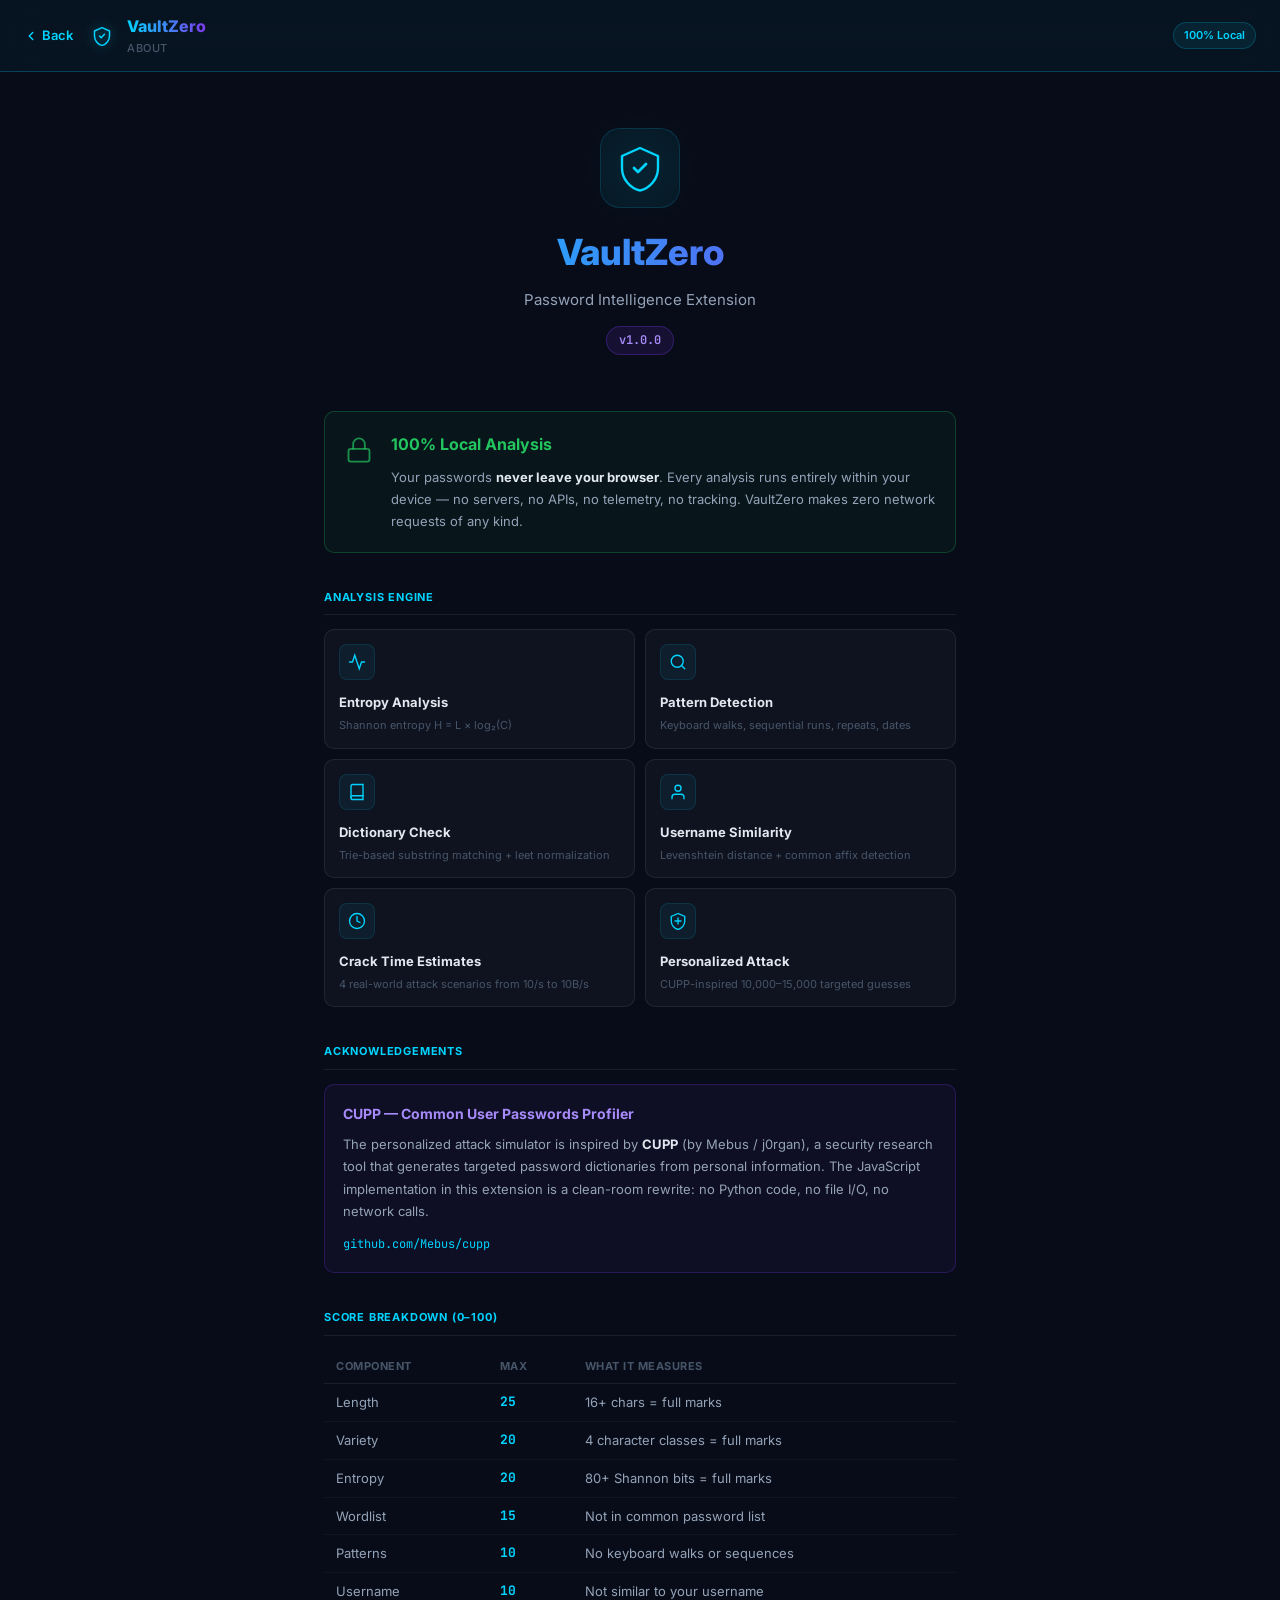
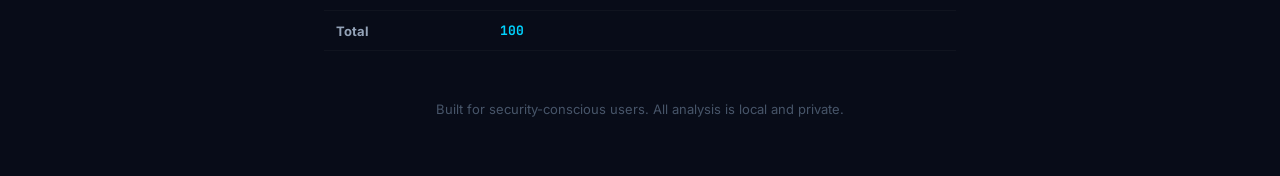
<file: extension/pages/about.html>
<!DOCTYPE html>
<html lang="en">
<head>
  <meta charset="UTF-8" />
  <meta name="viewport" content="width=device-width, initial-scale=1.0" />
  <title>VaultZero — About</title>
  <link rel="preconnect" href="https://fonts.googleapis.com" />
  <link rel="preconnect" href="https://fonts.gstatic.com" crossorigin />
  <link href="https://fonts.googleapis.com/css2?family=Inter:wght@300;400;500;600;700;800&family=JetBrains+Mono:wght@400;500&display=swap" rel="stylesheet" />
  <link rel="stylesheet" href="about.css" />
</head>
<body>

<header class="page-header">
  <a href="javascript:history.back()" class="back-btn">
    <svg width="14" height="14" viewBox="0 0 24 24" fill="none" stroke="currentColor" stroke-width="2.5" stroke-linecap="round" stroke-linejoin="round">
      <polyline points="15 18 9 12 15 6"/>
    </svg>
    Back
  </a>
  <div class="header-brand">
    <div class="brand-icon">
      <svg width="20" height="20" viewBox="0 0 24 24" fill="none" stroke="currentColor" stroke-width="1.8" stroke-linejoin="round">
        <path d="M12 2L3 6v6c0 5.25 3.75 10.15 9 11.25C17.25 22.15 21 17.25 21 12V6L12 2z"/>
        <path d="M9 12l2 2 4-4" stroke-linecap="round"/>
      </svg>
    </div>
    <div>
      <span class="brand-name">VaultZero</span>
      <span class="brand-sub">About</span>
    </div>
  </div>
  <div class="privacy-badge">100% Local</div>
</header>

<main class="about-main">

  <!-- Hero -->
  <div class="hero">
    <div class="hero-icon-wrap">
      <svg width="48" height="48" viewBox="0 0 24 24" fill="none" stroke="currentColor" stroke-width="1.2" stroke-linecap="round" stroke-linejoin="round">
        <path d="M12 2L3 6v6c0 5.25 3.75 10.15 9 11.25C17.25 22.15 21 17.25 21 12V6L12 2z"/>
        <path d="M9 12l2 2 4-4" stroke-width="1.4"/>
      </svg>
    </div>
    <h1 class="hero-title">VaultZero</h1>
    <p class="hero-subtitle">Password Intelligence Extension</p>
    <span class="version-badge">v1.0.0</span>
  </div>

  <!-- Privacy statement -->
  <div class="privacy-hero">
    <div class="ph-icon">
      <svg width="28" height="28" viewBox="0 0 24 24" fill="none" stroke="currentColor" stroke-width="1.6" stroke-linecap="round" stroke-linejoin="round">
        <rect x="3" y="11" width="18" height="11" rx="2" ry="2"/>
        <path d="M7 11V7a5 5 0 0 1 10 0v4"/>
      </svg>
    </div>
    <div class="ph-content">
      <h2>100% Local Analysis</h2>
      <p>
        Your passwords <strong>never leave your browser</strong>. Every analysis runs entirely within
        your device — no servers, no APIs, no telemetry, no tracking. VaultZero makes zero
        network requests of any kind.
      </p>
    </div>
  </div>

  <!-- Modules -->
  <section class="about-section">
    <h2 class="section-title">Analysis Engine</h2>
    <div class="module-grid">

      <div class="module-card">
        <div class="module-icon">
          <svg width="18" height="18" viewBox="0 0 24 24" fill="none" stroke="currentColor" stroke-width="1.8" stroke-linecap="round">
            <polyline points="22 12 18 12 15 21 9 3 6 12 2 12"/>
          </svg>
        </div>
        <div class="module-name">Entropy Analysis</div>
        <div class="module-desc">Shannon entropy H = L × log₂(C)</div>
      </div>

      <div class="module-card">
        <div class="module-icon">
          <svg width="18" height="18" viewBox="0 0 24 24" fill="none" stroke="currentColor" stroke-width="1.8" stroke-linecap="round">
            <circle cx="11" cy="11" r="8"/><line x1="21" y1="21" x2="16.65" y2="16.65"/>
          </svg>
        </div>
        <div class="module-name">Pattern Detection</div>
        <div class="module-desc">Keyboard walks, sequential runs, repeats, dates</div>
      </div>

      <div class="module-card">
        <div class="module-icon">
          <svg width="18" height="18" viewBox="0 0 24 24" fill="none" stroke="currentColor" stroke-width="1.8" stroke-linecap="round">
            <path d="M4 19.5A2.5 2.5 0 0 1 6.5 17H20"/><path d="M6.5 2H20v20H6.5A2.5 2.5 0 0 1 4 19.5v-15A2.5 2.5 0 0 1 6.5 2z"/>
          </svg>
        </div>
        <div class="module-name">Dictionary Check</div>
        <div class="module-desc">Trie-based substring matching + leet normalization</div>
      </div>

      <div class="module-card">
        <div class="module-icon">
          <svg width="18" height="18" viewBox="0 0 24 24" fill="none" stroke="currentColor" stroke-width="1.8" stroke-linecap="round">
            <path d="M20 21v-2a4 4 0 0 0-4-4H8a4 4 0 0 0-4 4v2"/><circle cx="12" cy="7" r="4"/>
          </svg>
        </div>
        <div class="module-name">Username Similarity</div>
        <div class="module-desc">Levenshtein distance + common affix detection</div>
      </div>

      <div class="module-card">
        <div class="module-icon">
          <svg width="18" height="18" viewBox="0 0 24 24" fill="none" stroke="currentColor" stroke-width="1.8" stroke-linecap="round">
            <circle cx="12" cy="12" r="10"/><polyline points="12 6 12 12 16 14"/>
          </svg>
        </div>
        <div class="module-name">Crack Time Estimates</div>
        <div class="module-desc">4 real-world attack scenarios from 10/s to 10B/s</div>
      </div>

      <div class="module-card">
        <div class="module-icon">
          <svg width="18" height="18" viewBox="0 0 24 24" fill="none" stroke="currentColor" stroke-width="1.8" stroke-linecap="round">
            <path d="M12 2L3 6v6c0 5.25 3.75 10.15 9 11.25C17.25 22.15 21 17.25 21 12V6L12 2z"/>
            <line x1="12" y1="8" x2="12" y2="16"/><line x1="8" y1="12" x2="16" y2="12"/>
          </svg>
        </div>
        <div class="module-name">Personalized Attack</div>
        <div class="module-desc">CUPP-inspired 10,000–15,000 targeted guesses</div>
      </div>

    </div>
  </section>

  <!-- CUPP attribution -->
  <section class="about-section">
    <h2 class="section-title">Acknowledgements</h2>
    <div class="attribution-card">
      <div class="attribution-title">CUPP — Common User Passwords Profiler</div>
      <div class="attribution-desc">
        The personalized attack simulator is inspired by
        <strong>CUPP</strong> (by Mebus / j0rgan), a security research tool that generates
        targeted password dictionaries from personal information.
        The JavaScript implementation in this extension is a clean-room rewrite:
        no Python code, no file I/O, no network calls.
      </div>
      <a href="https://github.com/Mebus/cupp" target="_blank" class="attribution-link">
        github.com/Mebus/cupp
      </a>
    </div>
  </section>

  <!-- Score breakdown -->
  <section class="about-section">
    <h2 class="section-title">Score Breakdown (0–100)</h2>
    <table class="breakdown-table">
      <thead>
        <tr>
          <th>Component</th>
          <th>Max</th>
          <th>What it measures</th>
        </tr>
      </thead>
      <tbody>
        <tr><td>Length</td><td>25</td><td>16+ chars = full marks</td></tr>
        <tr><td>Variety</td><td>20</td><td>4 character classes = full marks</td></tr>
        <tr><td>Entropy</td><td>20</td><td>80+ Shannon bits = full marks</td></tr>
        <tr><td>Wordlist</td><td>15</td><td>Not in common password list</td></tr>
        <tr><td>Patterns</td><td>10</td><td>No keyboard walks or sequences</td></tr>
        <tr><td>Username</td><td>10</td><td>Not similar to your username</td></tr>
        <tr class="total-row"><td><strong>Total</strong></td><td><strong>100</strong></td><td></td></tr>
      </tbody>
    </table>
  </section>

  <div class="footer-note">
    Built for security-conscious users. All analysis is local and private.
  </div>

</main>
</body>
</html>
</file>
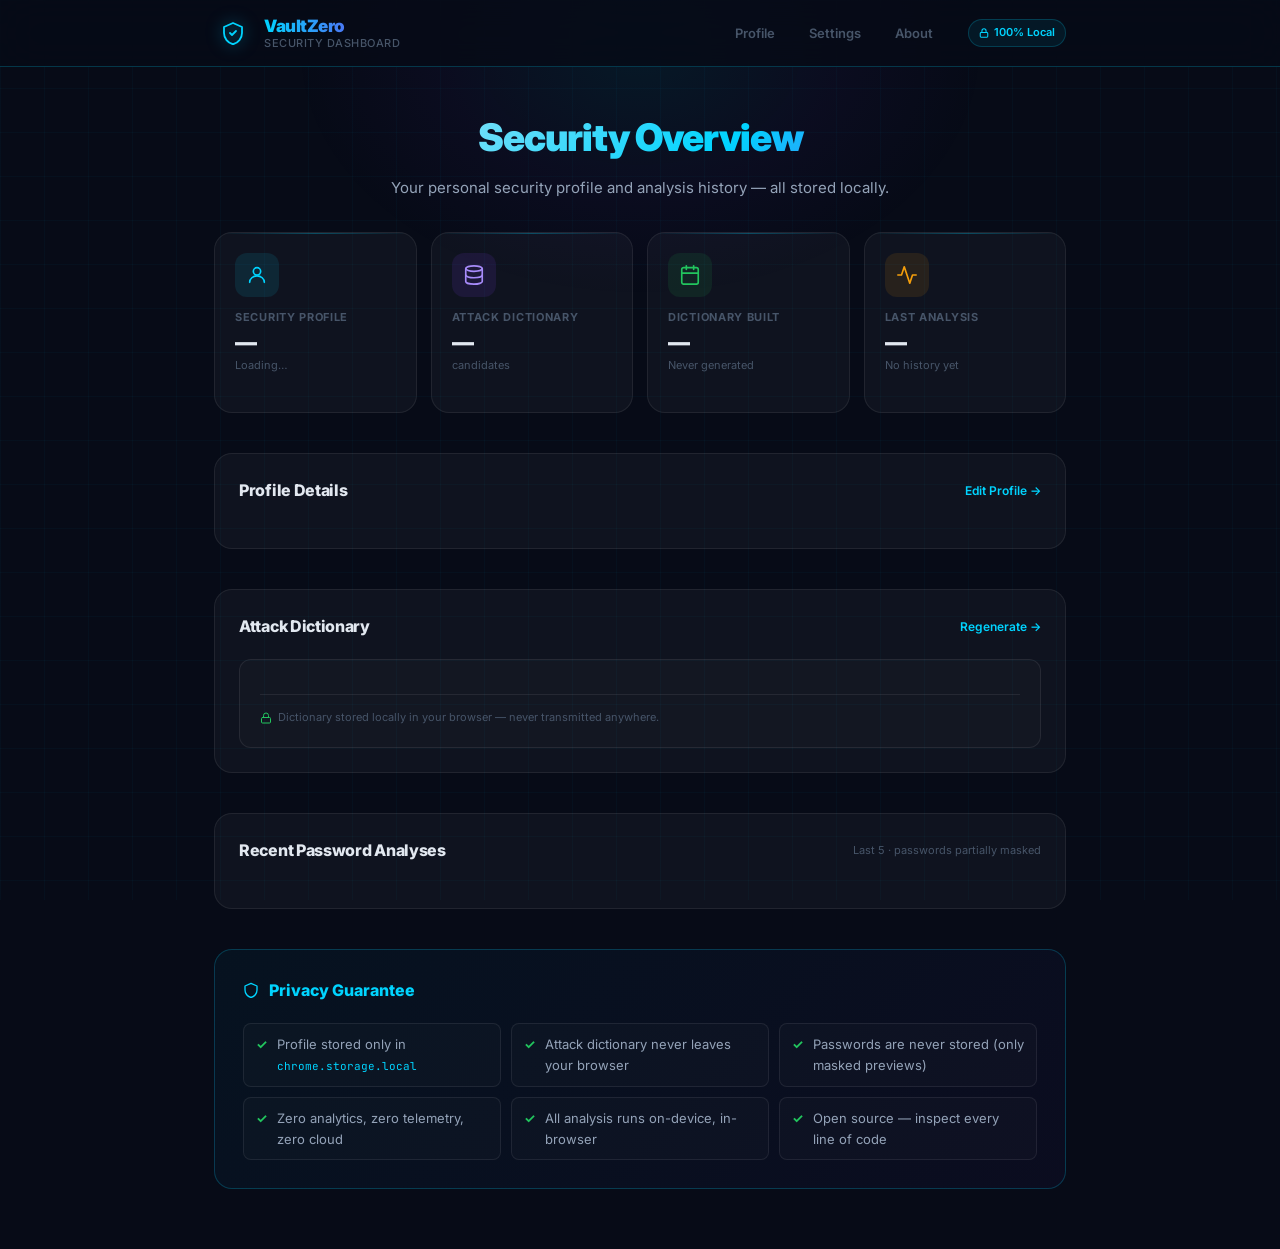
<file: extension/pages/dashboard.html>
<!DOCTYPE html>
<html lang="en">
<head>
  <meta charset="UTF-8" />
  <meta name="viewport" content="width=device-width, initial-scale=1.0" />
  <title>VaultZero — Security Dashboard</title>
  <meta name="description" content="VaultZero personal security overview — profile status, attack dictionary stats, and recent password analysis history. 100% local." />
  <link rel="preconnect" href="https://fonts.googleapis.com" />
  <link rel="preconnect" href="https://fonts.gstatic.com" crossorigin />
  <link href="https://fonts.googleapis.com/css2?family=Inter:wght@300;400;500;600;700;800;900&family=JetBrains+Mono:wght@400;500;600&display=swap" rel="stylesheet" />
  <link rel="stylesheet" href="dashboard.css" />
</head>
<body>

<!-- ── Background grid ────────────────────────────────────────────────────── -->
<div class="bg-grid" aria-hidden="true"></div>
<div class="bg-glow" aria-hidden="true"></div>

<!-- ── Header ─────────────────────────────────────────────────────────────── -->
<header class="dash-header" id="dash-header">
  <div class="dash-header-inner">
    <div class="brand">
      <div class="brand-icon" aria-hidden="true">
        <svg width="24" height="24" viewBox="0 0 24 24" fill="none" xmlns="http://www.w3.org/2000/svg">
          <path d="M12 2L3 6v6c0 5.25 3.75 10.15 9 11.25C17.25 22.15 21 17.25 21 12V6L12 2z" fill="none" stroke="currentColor" stroke-width="1.8" stroke-linejoin="round"/>
          <path d="M9 12l2 2 4-4" stroke="currentColor" stroke-width="1.8" stroke-linecap="round" stroke-linejoin="round"/>
        </svg>
      </div>
      <div class="brand-text">
        <span class="brand-name">VaultZero</span>
        <span class="brand-sub">Security Dashboard</span>
      </div>
    </div>
    <nav class="dash-nav" aria-label="Extension navigation">
      <a href="../pages/profile.html" class="nav-link" id="nav-profile">Profile</a>
      <a href="../pages/settings.html" class="nav-link" id="nav-settings">Settings</a>
      <a href="../pages/about.html" class="nav-link" id="nav-about">About</a>
    </nav>
    <div class="privacy-pill">
      <svg width="10" height="10" viewBox="0 0 24 24" fill="none" stroke="currentColor" stroke-width="2.5" stroke-linecap="round" stroke-linejoin="round">
        <rect x="3" y="11" width="18" height="11" rx="2" ry="2"/><path d="M7 11V7a5 5 0 0 1 10 0v4"/>
      </svg>
      100% Local
    </div>
  </div>
</header>

<!-- ── Main ───────────────────────────────────────────────────────────────── -->
<main class="dash-main" id="dash-main">

  <!-- ── Hero Stats ───────────────────────────────────────────────────────── -->
  <section class="hero-section" aria-labelledby="hero-title">
    <h1 id="hero-title" class="hero-title">Security Overview</h1>
    <p class="hero-sub">Your personal security profile and analysis history — all stored locally.</p>

    <div class="hero-cards" id="hero-cards">
      <!-- Profile Status -->
      <div class="hero-card" id="card-profile-status">
        <div class="hero-card-icon hero-card-icon--profile" aria-hidden="true">
          <svg width="22" height="22" viewBox="0 0 24 24" fill="none" stroke="currentColor" stroke-width="1.8" stroke-linecap="round" stroke-linejoin="round">
            <circle cx="12" cy="8" r="4"/><path d="M4 20c0-4 3.6-7 8-7s8 3 8 7"/>
          </svg>
        </div>
        <div class="hero-card-body">
          <div class="hero-card-label">Security Profile</div>
          <div class="hero-card-val" id="hc-profile-val">—</div>
          <div class="hero-card-sub" id="hc-profile-sub">Loading…</div>
        </div>
        <div class="hero-card-badge" id="hc-profile-badge"></div>
      </div>

      <!-- Attack Dict Size -->
      <div class="hero-card" id="card-dict-size">
        <div class="hero-card-icon hero-card-icon--dict" aria-hidden="true">
          <svg width="22" height="22" viewBox="0 0 24 24" fill="none" stroke="currentColor" stroke-width="1.8" stroke-linecap="round" stroke-linejoin="round">
            <ellipse cx="12" cy="5" rx="9" ry="3"/><path d="M21 12c0 1.66-4 3-9 3s-9-1.34-9-3"/><path d="M3 5v14c0 1.66 4 3 9 3s9-1.34 9-3V5"/>
          </svg>
        </div>
        <div class="hero-card-body">
          <div class="hero-card-label">Attack Dictionary</div>
          <div class="hero-card-val" id="hc-dict-val">—</div>
          <div class="hero-card-sub" id="hc-dict-sub">candidates</div>
        </div>
        <div class="hero-card-badge" id="hc-dict-badge"></div>
      </div>

      <!-- Last Generated -->
      <div class="hero-card" id="card-generated">
        <div class="hero-card-icon hero-card-icon--date" aria-hidden="true">
          <svg width="22" height="22" viewBox="0 0 24 24" fill="none" stroke="currentColor" stroke-width="1.8" stroke-linecap="round" stroke-linejoin="round">
            <rect x="3" y="4" width="18" height="18" rx="2" ry="2"/><line x1="16" y1="2" x2="16" y2="6"/><line x1="8" y1="2" x2="8" y2="6"/><line x1="3" y1="10" x2="21" y2="10"/>
          </svg>
        </div>
        <div class="hero-card-body">
          <div class="hero-card-label">Dictionary Built</div>
          <div class="hero-card-val" id="hc-date-val">—</div>
          <div class="hero-card-sub" id="hc-date-sub">Never generated</div>
        </div>
      </div>

      <!-- Last Analysis Score -->
      <div class="hero-card" id="card-last-score">
        <div class="hero-card-icon hero-card-icon--score" aria-hidden="true">
          <svg width="22" height="22" viewBox="0 0 24 24" fill="none" stroke="currentColor" stroke-width="1.8" stroke-linecap="round" stroke-linejoin="round">
            <polyline points="22 12 18 12 15 21 9 3 6 12 2 12"/>
          </svg>
        </div>
        <div class="hero-card-body">
          <div class="hero-card-label">Last Analysis</div>
          <div class="hero-card-val" id="hc-score-val">—</div>
          <div class="hero-card-sub" id="hc-score-sub">No history yet</div>
        </div>
        <div class="hero-card-risk" id="hc-score-risk"></div>
      </div>
    </div>
  </section>

  <!-- ── Profile Details ────────────────────────────────────────────────────── -->
  <section class="dash-section" id="section-profile" aria-labelledby="section-profile-title">
    <div class="section-header">
      <h2 class="section-title" id="section-profile-title">Profile Details</h2>
      <a href="../pages/profile.html" class="section-action" id="btn-edit-profile">Edit Profile →</a>
    </div>

    <!-- No profile -->
    <div class="no-profile-block" id="no-profile-block" style="display:none">
      <div class="no-profile-icon" aria-hidden="true">
        <svg width="40" height="40" viewBox="0 0 24 24" fill="none" stroke="currentColor" stroke-width="1.3" stroke-linecap="round" stroke-linejoin="round">
          <circle cx="12" cy="8" r="4"/><path d="M4 20c0-4 3.6-7 8-7s8 3 8 7"/>
        </svg>
      </div>
      <h3 class="no-profile-title">No Profile Yet</h3>
      <p class="no-profile-desc">Set up your personal profile so VaultZero can generate a targeted attack dictionary — built specifically around you.</p>
      <a href="../pages/profile.html#setup" class="setup-btn" id="btn-setup-profile">
        Begin First-Time Setup
        <svg width="14" height="14" viewBox="0 0 24 24" fill="none" stroke="currentColor" stroke-width="2.5" stroke-linecap="round" stroke-linejoin="round"><polyline points="9 18 15 12 9 6"/></svg>
      </a>
    </div>

    <!-- Profile exists -->
    <div class="profile-block" id="profile-block" style="display:none">
      <div class="profile-summary-card" id="profile-summary-card">
        <div class="profile-header">
          <div class="profile-avatar" id="profile-avatar">?</div>
          <div class="profile-info">
            <div class="profile-name" id="profile-name">—</div>
            <div class="profile-completion" id="profile-completion">
              <div class="completion-bar-track" id="completion-track">
                <div class="completion-bar-fill" id="completion-fill"></div>
              </div>
              <span class="completion-label" id="completion-label">0/13 fields</span>
            </div>
          </div>
          <div class="profile-dates" id="profile-dates"></div>
        </div>
        <div class="profile-fields-grid" id="profile-fields-grid"></div>
      </div>
    </div>
  </section>

  <!-- ── Attack Dictionary ─────────────────────────────────────────────────── -->
  <section class="dash-section" id="section-dict" aria-labelledby="section-dict-title">
    <div class="section-header">
      <h2 class="section-title" id="section-dict-title">Attack Dictionary</h2>
      <a href="../pages/profile.html" class="section-action" id="btn-regen-dict">Regenerate →</a>
    </div>

    <div class="dict-card" id="dict-card">
      <div class="dict-status-row" id="dict-status-row">
        <!-- populated by JS -->
      </div>
      <div class="dict-privacy-note">
        <svg width="12" height="12" viewBox="0 0 24 24" fill="none" stroke="currentColor" stroke-width="2" stroke-linecap="round" stroke-linejoin="round">
          <rect x="3" y="11" width="18" height="11" rx="2" ry="2"/><path d="M7 11V7a5 5 0 0 1 10 0v4"/>
        </svg>
        Dictionary stored locally in your browser — never transmitted anywhere.
      </div>
    </div>
  </section>

  <!-- ── Analysis History ──────────────────────────────────────────────────── -->
  <section class="dash-section" id="section-history" aria-labelledby="section-history-title">
    <div class="section-header">
      <h2 class="section-title" id="section-history-title">Recent Password Analyses</h2>
      <span class="section-note">Last 5 · passwords partially masked</span>
    </div>

    <div id="history-empty" class="history-empty" style="display:none">
      <svg width="32" height="32" viewBox="0 0 24 24" fill="none" stroke="currentColor" stroke-width="1.3" stroke-linecap="round" stroke-linejoin="round" style="opacity:0.4">
        <polyline points="22 12 18 12 15 21 9 3 6 12 2 12"/>
      </svg>
      <p>No analysis history yet. Open the extension popup and analyze a password to see results here.</p>
    </div>

    <div class="history-table-wrap" id="history-table-wrap" style="display:none">
      <table class="history-table" id="history-table" aria-label="Password analysis history">
        <thead>
          <tr>
            <th>Password</th>
            <th>Score</th>
            <th>Generic Risk</th>
            <th>Targeted Risk</th>
            <th>Rank</th>
            <th>Time</th>
          </tr>
        </thead>
        <tbody id="history-tbody"></tbody>
      </table>
    </div>
  </section>

  <!-- ── Privacy Statement ─────────────────────────────────────────────────── -->
  <section class="privacy-section" aria-labelledby="privacy-title">
    <div class="privacy-card">
      <h2 class="privacy-title" id="privacy-title">
        <svg width="16" height="16" viewBox="0 0 24 24" fill="none" stroke="currentColor" stroke-width="2" stroke-linecap="round" stroke-linejoin="round">
          <path d="M12 2L3 6v6c0 5.25 3.75 10.15 9 11.25C17.25 22.15 21 17.25 21 12V6L12 2z"/>
        </svg>
        Privacy Guarantee
      </h2>
      <div class="privacy-grid">
        <div class="privacy-item">
          <span class="privacy-check">✓</span>
          <span>Profile stored only in <code>chrome.storage.local</code></span>
        </div>
        <div class="privacy-item">
          <span class="privacy-check">✓</span>
          <span>Attack dictionary never leaves your browser</span>
        </div>
        <div class="privacy-item">
          <span class="privacy-check">✓</span>
          <span>Passwords are never stored (only masked previews)</span>
        </div>
        <div class="privacy-item">
          <span class="privacy-check">✓</span>
          <span>Zero analytics, zero telemetry, zero cloud</span>
        </div>
        <div class="privacy-item">
          <span class="privacy-check">✓</span>
          <span>All analysis runs on-device, in-browser</span>
        </div>
        <div class="privacy-item">
          <span class="privacy-check">✓</span>
          <span>Open source — inspect every line of code</span>
        </div>
      </div>
    </div>
  </section>

</main>

<script type="module" src="dashboard.js"></script>
</body>
</html>
</file>
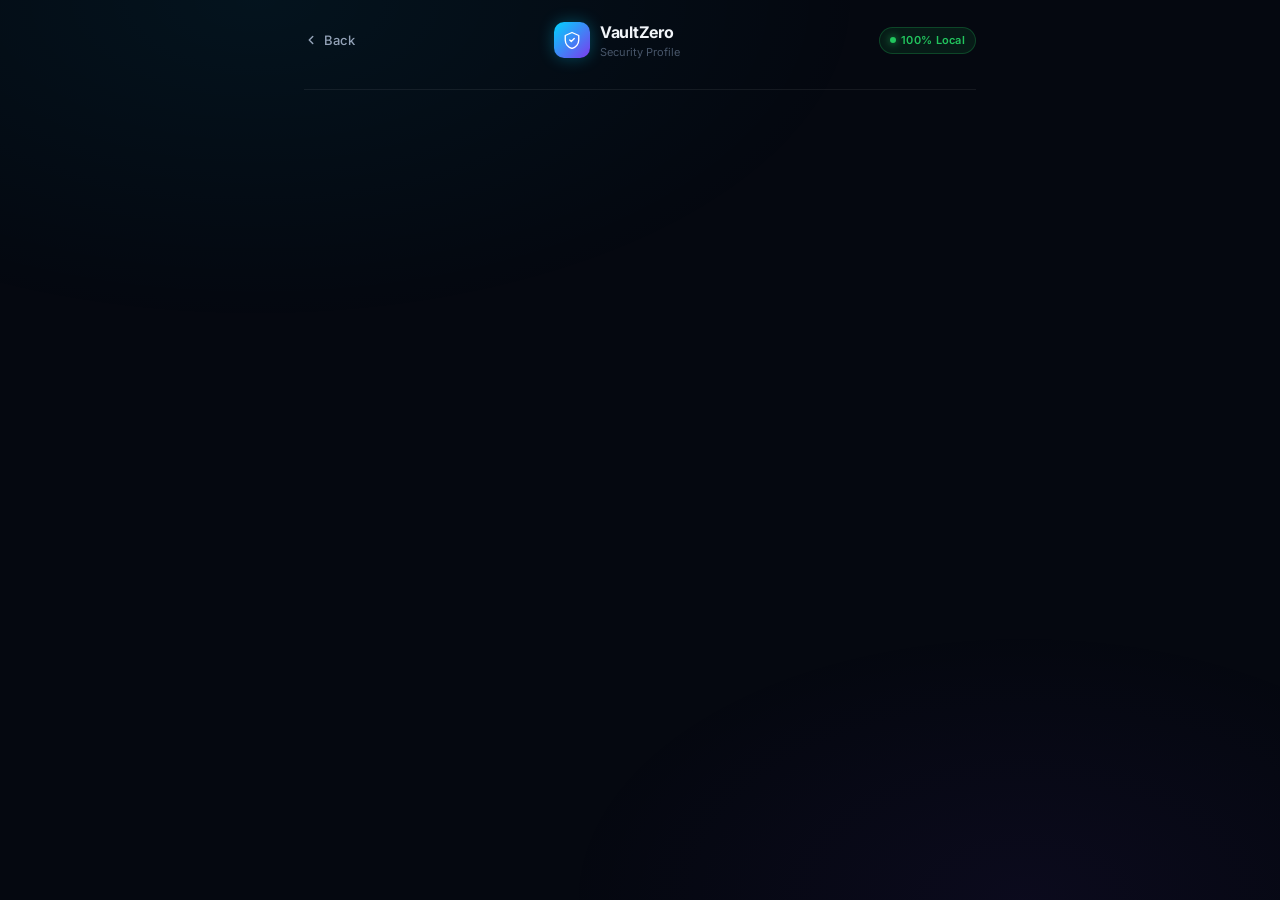
<file: extension/pages/profile.html>
<!DOCTYPE html>
<html lang="en">
<head>
  <meta charset="UTF-8" />
  <meta name="viewport" content="width=device-width, initial-scale=1.0" />
  <title>VaultZero  Security Profile</title>
  <link rel="preconnect" href="https://fonts.googleapis.com" />
  <link rel="preconnect" href="https://fonts.gstatic.com" crossorigin />
  <link href="https://fonts.googleapis.com/css2?family=Inter:wght@300;400;500;600;700;800&display=swap" rel="stylesheet" />
  <link rel="stylesheet" href="profile.css" />
</head>
<body>

<div class="page-wrap">

  <!--  Header  -->
  <header class="page-header">
    <a href="javascript:window.close()" class="back-btn" id="back-btn">
      <svg width="14" height="14" viewBox="0 0 24 24" fill="none" stroke="currentColor" stroke-width="2.5" stroke-linecap="round" stroke-linejoin="round">
        <polyline points="15 18 9 12 15 6"/>
      </svg>
      Back
    </a>
    <div class="header-brand">
      <div class="brand-icon">
        <svg width="18" height="18" viewBox="0 0 24 24" fill="none" stroke="currentColor" stroke-width="1.8" stroke-linejoin="round">
          <path d="M12 2L3 6v6c0 5.25 3.75 10.15 9 11.25C17.25 22.15 21 17.25 21 12V6L12 2z"/>
          <path d="M9 12l2 2 4-4" stroke-linecap="round"/>
        </svg>
      </div>
      <div>
        <span class="brand-name">VaultZero</span>
        <span class="brand-sub">Security Profile</span>
      </div>
    </div>
    <div class="privacy-pill">100% Local</div>
  </header>

  <!-- 
       WIZARD VIEW (shown when #setup or no profile)
   -->
  <div id="wizard-view" style="display:none">

    <!-- Step indicators -->
    <div class="wizard-steps" id="wizard-steps">
      <div class="step-item active" id="step-ind-1">
        <div class="step-dot">1</div>
        <span class="step-label">Welcome</span>
      </div>
      <div class="step-connector" id="conn-1-2"></div>
      <div class="step-item" id="step-ind-2">
        <div class="step-dot">2</div>
        <span class="step-label">Your Profile</span>
      </div>
      <div class="step-connector" id="conn-2-3"></div>
      <div class="step-item" id="step-ind-3">
        <div class="step-dot">3</div>
        <span class="step-label">Building</span>
      </div>
    </div>

    <!--  Step 1: Welcome  -->
    <div class="wizard-panel active" id="wizard-step-1">
      <div class="welcome-hero">
        <div class="hero-shield">
          <svg width="40" height="40" viewBox="0 0 24 24" fill="none" stroke="currentColor" stroke-width="1.5" stroke-linecap="round" stroke-linejoin="round">
            <path d="M12 2L3 6v6c0 5.25 3.75 10.15 9 11.25C17.25 22.15 21 17.25 21 12V6L12 2z"/>
            <path d="M9 12l2 2 4-4"/>
          </svg>
        </div>
        <h1 class="hero-title">Your Personal Security Shield</h1>
        <p class="hero-sub">
          Most password checkers only test generic strength. VaultZero goes further 
          it tests whether your password would survive a targeted attack against <em>you</em>.
        </p>

        <div class="privacy-guarantee">
          <div class="guar-icon">
            <svg width="20" height="20" viewBox="0 0 24 24" fill="none" stroke="currentColor" stroke-width="2" stroke-linecap="round" stroke-linejoin="round">
              <rect x="3" y="11" width="18" height="11" rx="2" ry="2"/>
              <path d="M7 11V7a5 5 0 0 1 10 0v4"/>
            </svg>
          </div>
          <div>
            <div class="guar-title">Your profile never leaves your browser.</div>
            <div class="guar-desc">All analysis runs locally. No servers, no uploads, no accounts. Ever.</div>
          </div>
        </div>

        <div class="feature-grid">
          <div class="feature-card">
            <div class="feature-icon"></div>
            <div class="feature-title">Targeted Attack Sim</div>
            <div class="feature-desc">10,00015,000 personalized attack candidates</div>
          </div>
          <div class="feature-card">
            <div class="feature-icon"></div>
            <div class="feature-title">Instant Results</div>
            <div class="feature-desc">Pre-computed dictionary  &lt;5ms lookups</div>
          </div>
          <div class="feature-card">
            <div class="feature-icon"></div>
            <div class="feature-title">100% Private</div>
            <div class="feature-desc">Browser-local storage only</div>
          </div>
        </div>

        <button class="btn btn-primary btn-lg" id="wizard-next-1">
          Begin Security Setup
          <svg width="16" height="16" viewBox="0 0 24 24" fill="none" stroke="currentColor" stroke-width="2.5" stroke-linecap="round" stroke-linejoin="round">
            <polyline points="9 18 15 12 9 6"/>
          </svg>
        </button>
      </div>
    </div>

    <!--  Step 2: Profile Form  -->
    <div class="wizard-panel" id="wizard-step-2">

      <div class="privacy-note">
        <svg width="14" height="14" viewBox="0 0 24 24" fill="none" stroke="currentColor" stroke-width="2" stroke-linecap="round" stroke-linejoin="round">
          <circle cx="12" cy="12" r="10"/><line x1="12" y1="8" x2="12" y2="12"/><line x1="12" y1="16" x2="12.01" y2="16"/>
        </svg>
        All fields are <strong>optional</strong>. More info = more accurate personalized analysis. Everything is stored locally.
      </div>

      <!-- Identity -->
      <div class="form-section-title">Identity</div>
      <div class="form-grid">
        <div class="form-field">
          <label><span class="field-icon"></span> First Name</label>
          <input type="text" id="pf-firstName" placeholder="e.g. Sanskar" autocomplete="off" />
        </div>
        <div class="form-field">
          <label><span class="field-icon"></span> Last Name</label>
          <input type="text" id="pf-lastName" placeholder="e.g. Phougat" autocomplete="off" />
        </div>
        <div class="form-field">
          <label><span class="field-icon"></span> Nickname</label>
          <input type="text" id="pf-nickname" placeholder="e.g. Sandy" autocomplete="off" />
        </div>
        <div class="form-field">
          <label><span class="field-icon">@</span> Username</label>
          <input type="text" id="pf-username" placeholder="e.g. sanskar99" autocomplete="off" />
        </div>
        <div class="form-field">
          <label><span class="field-icon"></span> Date of Birth</label>
          <input type="date" id="pf-dob" />
        </div>
        <div class="form-field">
          <label><span class="field-icon">#️</span> Favourite Number</label>
          <input type="text" id="pf-favoriteNumber" placeholder="e.g. 7" autocomplete="off" maxlength="8" />
        </div>
      </div>

      <!-- Relationships -->
      <div class="form-section-title">People & Pets</div>
      <div class="form-grid">
        <div class="form-field">
          <label><span class="field-icon">️</span> Partner's Name</label>
          <input type="text" id="pf-partnerName" placeholder="e.g. Priya" autocomplete="off" />
        </div>
        <div class="form-field">
          <label><span class="field-icon"></span> Pet's Name</label>
          <input type="text" id="pf-petName" placeholder="e.g. Bruno" autocomplete="off" />
        </div>
        <div class="form-field">
          <label><span class="field-icon"></span> Company / School</label>
          <input type="text" id="pf-companyName" placeholder="e.g. Google" autocomplete="off" />
        </div>
        <div class="form-field">
          <label><span class="field-icon"></span> Favourite Sports Team</label>
          <input type="text" id="pf-sportsTeam" placeholder="e.g. CSK" autocomplete="off" />
        </div>
      </div>

      <!-- Digital Identity -->
      <div class="form-section-title">Digital Identity</div>
      <div class="form-grid">
        <div class="form-field">
          <label><span class="field-icon"></span> Gamer Tag</label>
          <input type="text" id="pf-gamerTag" placeholder="e.g. xSandy" autocomplete="off" />
        </div>
        <div class="form-field">
          <label><span class="field-icon"></span> Common Alias</label>
          <input type="text" id="pf-commonAlias" placeholder="e.g. san" autocomplete="off" />
        </div>
        <div class="form-field form-grid single">
          <label><span class="field-icon"></span> Custom Keywords <span class="optional-tag">comma-separated</span></label>
          <input type="text" id="pf-customKeywords" placeholder="e.g. cricket, chai, 2004" autocomplete="off" />
          <span class="form-hint">Words you commonly use in passwords</span>
        </div>
      </div>

      <div class="form-actions">
        <button class="btn btn-ghost" id="wizard-skip-2">Skip Setup</button>
        <div class="form-actions-right">
          <button class="btn btn-secondary" id="wizard-back-2"> Back</button>
          <button class="btn btn-primary" id="wizard-next-2">
            Build My Profile
            <svg width="14" height="14" viewBox="0 0 24 24" fill="none" stroke="currentColor" stroke-width="2.5" stroke-linecap="round" stroke-linejoin="round">
              <polyline points="9 18 15 12 9 6"/>
            </svg>
          </button>
        </div>
      </div>
    </div>

    <!--  Step 3: Generating  -->
    <div class="wizard-panel" id="wizard-step-3">
      <div class="gen-progress-wrap" id="gen-in-progress">
        <div class="gen-spinner-ring" id="gen-spinner"></div>
        <div class="gen-title">Building Your Attack Profile</div>
        <div class="gen-sub" id="gen-sub-text">Generating personalized attack candidates</div>
        <div class="progress-track">
          <div class="progress-fill" id="gen-progress-fill" style="width:5%"></div>
        </div>
        <div class="progress-pct" id="gen-progress-pct">5%</div>
      </div>

      <div class="gen-done" id="gen-done" style="display:none">
        <div class="done-check">
          <svg width="32" height="32" viewBox="0 0 24 24" fill="none" stroke="currentColor" stroke-width="2.5" stroke-linecap="round" stroke-linejoin="round">
            <polyline points="20 6 9 17 4 12"/>
          </svg>
        </div>
        <div class="done-title">Profile Ready!</div>
        <div class="done-sub">Your personalized attack dictionary has been generated.</div>
        <div class="done-stats">
          <div class="done-stat">
            <span class="done-stat-val" id="done-dict-size"></span>
            <span class="done-stat-key">Attack Candidates</span>
          </div>
          <div class="done-stat">
            <span class="done-stat-val" id="done-time"></span>
            <span class="done-stat-key">Generation Time</span>
          </div>
        </div>
        <button class="btn btn-primary btn-lg" id="done-close-btn">
          Start Using VaultZero
          <svg width="14" height="14" viewBox="0 0 24 24" fill="none" stroke="currentColor" stroke-width="2.5" stroke-linecap="round" stroke-linejoin="round">
            <polyline points="9 18 15 12 9 6"/>
          </svg>
        </button>
      </div>
    </div>

  </div><!-- /wizard-view -->

  <!-- 
       MANAGEMENT VIEW (shown when profile already exists)
   -->
  <div id="manage-view" style="display:none">
    <div class="manage-view">

      <!-- Profile summary card -->
      <div class="profile-card">
        <div class="profile-card-header">
          <div class="profile-avatar" id="mgmt-avatar">?</div>
          <div>
            <div class="profile-name" id="mgmt-name">Loading</div>
            <div class="profile-meta" id="mgmt-meta"></div>
          </div>
          <div class="profile-badge" id="mgmt-completeness">0/13 fields</div>
        </div>
        <div class="profile-fields" id="mgmt-fields">
          <!-- Rendered by JS -->
        </div>
      </div>

      <!-- Stale dictionary warning (shown if dict is outdated) -->
      <div class="stale-warning" id="stale-warning" style="display:none">
        <svg width="16" height="16" viewBox="0 0 24 24" fill="none" stroke="currentColor" stroke-width="2" stroke-linecap="round" stroke-linejoin="round">
          <path d="M10.29 3.86L1.82 18a2 2 0 0 0 1.71 3h16.94a2 2 0 0 0 1.71-3L13.71 3.86a2 2 0 0 0-3.42 0z"/>
          <line x1="12" y1="9" x2="12" y2="13"/><line x1="12" y1="17" x2="12.01" y2="17"/>
        </svg>
        Your attack profile is outdated. Regenerate it to reflect profile changes.
      </div>

      <!-- Dictionary status card -->
      <div class="dict-card">
        <div class="dict-card-header">
          <div class="dict-card-title">
            <svg width="14" height="14" viewBox="0 0 24 24" fill="none" stroke="currentColor" stroke-width="2" stroke-linecap="round" stroke-linejoin="round">
              <path d="M4 19.5A2.5 2.5 0 0 1 6.5 17H20"/>
              <path d="M6.5 2H20v20H6.5A2.5 2.5 0 0 1 4 19.5v-15A2.5 2.5 0 0 1 6.5 2z"/>
            </svg>
            Attack Profile
          </div>
          <button class="regen-btn" id="regen-btn">
            <svg width="12" height="12" viewBox="0 0 24 24" fill="none" stroke="currentColor" stroke-width="2.5" stroke-linecap="round" stroke-linejoin="round">
              <polyline points="23 4 23 10 17 10"/>
              <path d="M20.49 15a9 9 0 1 1-2.12-9.36L23 10"/>
            </svg>
            Regenerate
          </button>
        </div>
        <div id="dict-has-data">
          <div class="dict-stats-row">
            <div class="dict-stat">
              <span class="dict-stat-val" id="mgmt-dict-size"></span>
              <span class="dict-stat-key">Candidates</span>
            </div>
            <div class="dict-stat">
              <span class="dict-stat-val" id="mgmt-dict-date"></span>
              <span class="dict-stat-key">Generated</span>
            </div>
            <div class="dict-stat">
              <span class="dict-stat-val" id="mgmt-dict-version"></span>
              <span class="dict-stat-key">Version</span>
            </div>
          </div>
        </div>
        <div id="dict-no-data" style="display:none">
          <div class="dict-no-data">No attack profile generated yet.</div>
        </div>
        <!-- Regen progress (hidden by default) -->
        <div id="regen-progress" style="display:none; margin-top:14px">
          <div class="progress-track">
            <div class="progress-fill" id="regen-progress-fill" style="width:5%"></div>
          </div>
          <div class="progress-pct" id="regen-progress-pct" style="margin-top:6px">5%</div>
        </div>
      </div>

      <!-- Actions -->
      <div class="manage-actions">
        <button class="btn btn-primary" id="edit-profile-btn">
          <svg width="13" height="13" viewBox="0 0 24 24" fill="none" stroke="currentColor" stroke-width="2.5" stroke-linecap="round" stroke-linejoin="round">
            <path d="M11 4H4a2 2 0 0 0-2 2v14a2 2 0 0 0 2 2h14a2 2 0 0 0 2-2v-7"/>
            <path d="M18.5 2.5a2.121 2.121 0 0 1 3 3L12 15l-4 1 1-4 9.5-9.5z"/>
          </svg>
          Edit Profile
        </button>
        <button class="btn btn-secondary" id="export-btn">
          <svg width="13" height="13" viewBox="0 0 24 24" fill="none" stroke="currentColor" stroke-width="2.5" stroke-linecap="round" stroke-linejoin="round">
            <path d="M21 15v4a2 2 0 0 1-2 2H5a2 2 0 0 1-2-2v-4"/>
            <polyline points="7 10 12 15 17 10"/>
            <line x1="12" y1="15" x2="12" y2="3"/>
          </svg>
          Export Profile
        </button>
        <button class="btn btn-danger" id="delete-btn">
          <svg width="13" height="13" viewBox="0 0 24 24" fill="none" stroke="currentColor" stroke-width="2.5" stroke-linecap="round" stroke-linejoin="round">
            <polyline points="3 6 5 6 21 6"/>
            <path d="M19 6v14a2 2 0 0 1-2 2H7a2 2 0 0 1-2-2V6m3 0V4a1 1 0 0 1 1-1h4a1 1 0 0 1 1 1v2"/>
          </svg>
          Delete Profile
        </button>
      </div>
    </div>
  </div><!-- /manage-view -->

  <!-- Edit form (inline, shown when editing) -->
  <div id="edit-view" style="display:none">
    <div class="privacy-note">
      <svg width="14" height="14" viewBox="0 0 24 24" fill="none" stroke="currentColor" stroke-width="2" stroke-linecap="round" stroke-linejoin="round">
        <circle cx="12" cy="12" r="10"/><line x1="12" y1="8" x2="12" y2="12"/><line x1="12" y1="16" x2="12.01" y2="16"/>
      </svg>
      Updating your profile will automatically trigger a new attack profile generation.
    </div>

    <div class="form-section-title">Identity</div>
    <div class="form-grid">
      <div class="form-field"><label>First Name</label><input type="text" id="ef-firstName" autocomplete="off" /></div>
      <div class="form-field"><label>Last Name</label><input type="text" id="ef-lastName" autocomplete="off" /></div>
      <div class="form-field"><label>Nickname</label><input type="text" id="ef-nickname" autocomplete="off" /></div>
      <div class="form-field"><label>Username</label><input type="text" id="ef-username" autocomplete="off" /></div>
      <div class="form-field"><label>Date of Birth</label><input type="date" id="ef-dob" /></div>
      <div class="form-field"><label>Favourite Number</label><input type="text" id="ef-favoriteNumber" autocomplete="off" maxlength="8" /></div>
    </div>

    <div class="form-section-title">People & Pets</div>
    <div class="form-grid">
      <div class="form-field"><label>Partner's Name</label><input type="text" id="ef-partnerName" autocomplete="off" /></div>
      <div class="form-field"><label>Pet's Name</label><input type="text" id="ef-petName" autocomplete="off" /></div>
      <div class="form-field"><label>Company / School</label><input type="text" id="ef-companyName" autocomplete="off" /></div>
      <div class="form-field"><label>Sports Team</label><input type="text" id="ef-sportsTeam" autocomplete="off" /></div>
    </div>

    <div class="form-section-title">Digital Identity</div>
    <div class="form-grid">
      <div class="form-field"><label>Gamer Tag</label><input type="text" id="ef-gamerTag" autocomplete="off" /></div>
      <div class="form-field"><label>Common Alias</label><input type="text" id="ef-commonAlias" autocomplete="off" /></div>
      <div class="form-field form-grid single">
        <label>Custom Keywords <span class="optional-tag">comma-separated</span></label>
        <input type="text" id="ef-customKeywords" autocomplete="off" />
      </div>
    </div>

    <div class="form-actions">
      <button class="btn btn-ghost" id="edit-cancel-btn">Cancel</button>
      <button class="btn btn-primary" id="edit-save-btn">
        Save &amp; Regenerate
      </button>
    </div>
  </div>

</div><!-- /page-wrap -->

<!--  Delete Confirm Modal  -->
<div class="modal-overlay" id="delete-modal">
  <div class="modal-box">
    <div class="modal-icon">
      <svg width="26" height="26" viewBox="0 0 24 24" fill="none" stroke="currentColor" stroke-width="2" stroke-linecap="round" stroke-linejoin="round">
        <polyline points="3 6 5 6 21 6"/>
        <path d="M19 6v14a2 2 0 0 1-2 2H7a2 2 0 0 1-2-2V6m3 0V4a1 1 0 0 1 1-1h4a1 1 0 0 1 1 1v2"/>
      </svg>
    </div>
    <div class="modal-title">Delete Security Profile?</div>
    <div class="modal-body">
      This will permanently erase your personal profile and all 
      generated attack dictionaries from this browser.<br/><br/>
      <strong>This action cannot be undone.</strong>
    </div>
    <div class="modal-actions">
      <button class="btn btn-secondary" id="delete-cancel">Keep Profile</button>
      <button class="btn btn-danger" id="delete-confirm">Yes, Delete</button>
    </div>
  </div>
</div>

<!--  Toast  -->
<div class="toast" id="toast">
  <svg width="14" height="14" viewBox="0 0 24 24" fill="none" stroke="currentColor" stroke-width="2.5" stroke-linecap="round" stroke-linejoin="round">
    <polyline points="20 6 9 17 4 12"/>
  </svg>
  <span id="toast-msg">Saved</span>
</div>

<script type="module" src="profile.js"></script>
</body>
</html>
</file>
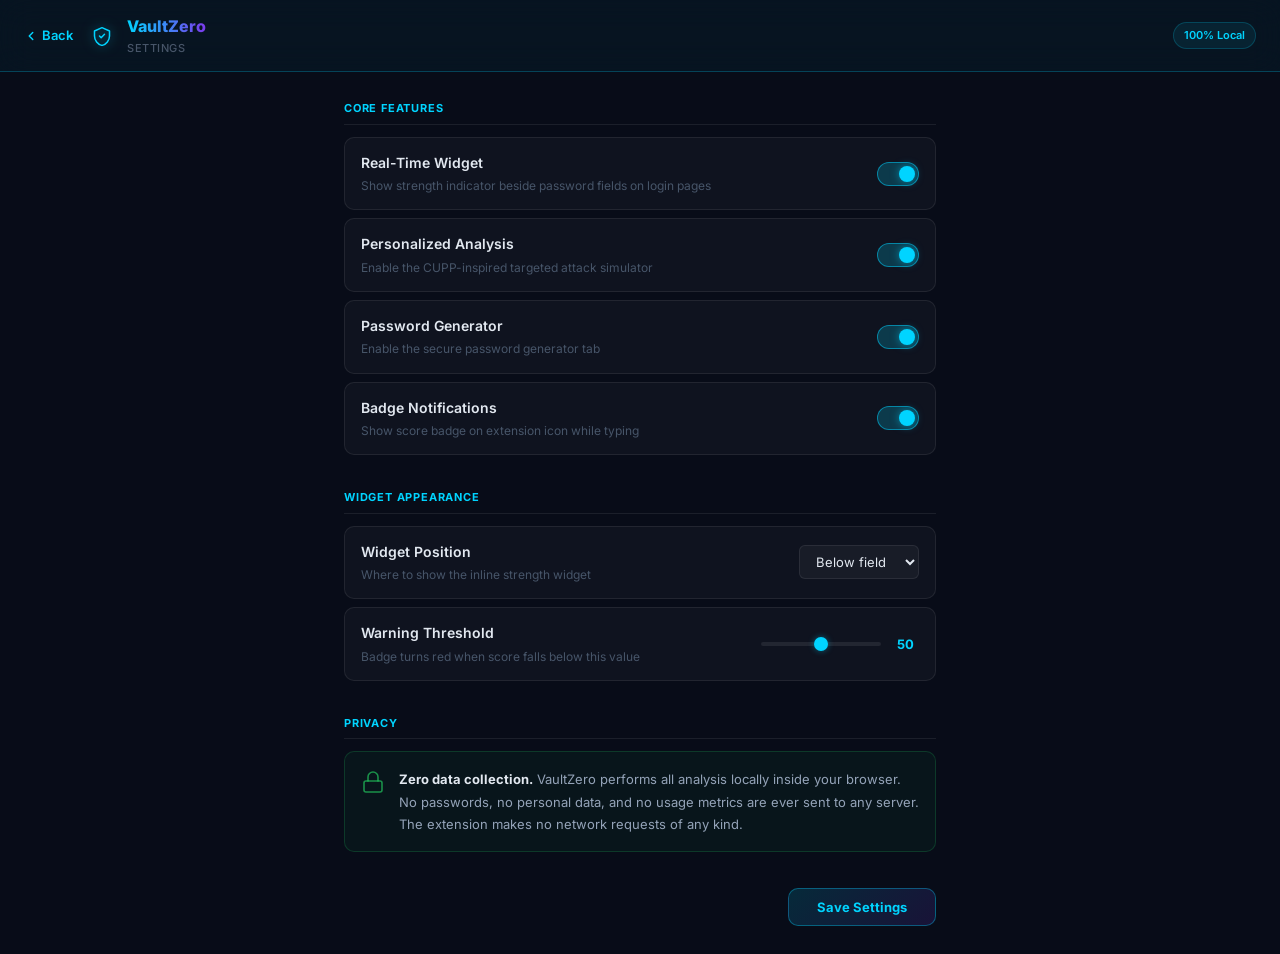
<file: extension/pages/settings.html>
<!DOCTYPE html>
<html lang="en">
<head>
  <meta charset="UTF-8" />
  <meta name="viewport" content="width=device-width, initial-scale=1.0" />
  <title>VaultZero — Settings</title>
  <link rel="preconnect" href="https://fonts.googleapis.com" />
  <link rel="preconnect" href="https://fonts.gstatic.com" crossorigin />
  <link href="https://fonts.googleapis.com/css2?family=Inter:wght@300;400;500;600;700;800&display=swap" rel="stylesheet" />
  <link rel="stylesheet" href="settings.css" />
</head>
<body>

<header class="page-header">
  <a href="javascript:history.back()" class="back-btn">
    <svg width="14" height="14" viewBox="0 0 24 24" fill="none" stroke="currentColor" stroke-width="2.5" stroke-linecap="round" stroke-linejoin="round">
      <polyline points="15 18 9 12 15 6"/>
    </svg>
    Back
  </a>
  <div class="header-brand">
    <div class="brand-icon">
      <svg width="20" height="20" viewBox="0 0 24 24" fill="none" stroke="currentColor" stroke-width="1.8" stroke-linejoin="round">
        <path d="M12 2L3 6v6c0 5.25 3.75 10.15 9 11.25C17.25 22.15 21 17.25 21 12V6L12 2z"/>
        <path d="M9 12l2 2 4-4" stroke-linecap="round"/>
      </svg>
    </div>
    <div>
      <span class="brand-name">VaultZero</span>
      <span class="brand-sub">Settings</span>
    </div>
  </div>
  <div class="privacy-badge">100% Local</div>
</header>

<main class="settings-main">

  <section class="settings-section">
    <h2 class="section-title">Core Features</h2>

    <div class="setting-row">
      <div class="setting-info">
        <div class="setting-name">Real-Time Widget</div>
        <div class="setting-desc">Show strength indicator beside password fields on login pages</div>
      </div>
      <label class="toggle">
        <input type="checkbox" id="setting-widget" checked />
        <span class="toggle-track"><span class="toggle-thumb"></span></span>
      </label>
    </div>

    <div class="setting-row">
      <div class="setting-info">
        <div class="setting-name">Personalized Analysis</div>
        <div class="setting-desc">Enable the CUPP-inspired targeted attack simulator</div>
      </div>
      <label class="toggle">
        <input type="checkbox" id="setting-personal" checked />
        <span class="toggle-track"><span class="toggle-thumb"></span></span>
      </label>
    </div>

    <div class="setting-row">
      <div class="setting-info">
        <div class="setting-name">Password Generator</div>
        <div class="setting-desc">Enable the secure password generator tab</div>
      </div>
      <label class="toggle">
        <input type="checkbox" id="setting-generator" checked />
        <span class="toggle-track"><span class="toggle-thumb"></span></span>
      </label>
    </div>

    <div class="setting-row">
      <div class="setting-info">
        <div class="setting-name">Badge Notifications</div>
        <div class="setting-desc">Show score badge on extension icon while typing</div>
      </div>
      <label class="toggle">
        <input type="checkbox" id="setting-badge" checked />
        <span class="toggle-track"><span class="toggle-thumb"></span></span>
      </label>
    </div>
  </section>

  <section class="settings-section">
    <h2 class="section-title">Widget Appearance</h2>

    <div class="setting-row">
      <div class="setting-info">
        <div class="setting-name">Widget Position</div>
        <div class="setting-desc">Where to show the inline strength widget</div>
      </div>
      <select class="setting-select" id="setting-position">
        <option value="below">Below field</option>
        <option value="beside">Beside field</option>
      </select>
    </div>

    <div class="setting-row">
      <div class="setting-info">
        <div class="setting-name">Warning Threshold</div>
        <div class="setting-desc">Badge turns red when score falls below this value</div>
      </div>
      <div class="slider-wrap">
        <input type="range" min="0" max="100" value="50" id="setting-threshold" class="setting-range" />
        <span class="slider-val" id="threshold-display">50</span>
      </div>
    </div>
  </section>

  <section class="settings-section">
    <h2 class="section-title">Privacy</h2>
    <div class="privacy-card">
      <div class="privacy-icon">
        <svg width="24" height="24" viewBox="0 0 24 24" fill="none" stroke="currentColor" stroke-width="1.6" stroke-linecap="round" stroke-linejoin="round">
          <rect x="3" y="11" width="18" height="11" rx="2" ry="2"/>
          <path d="M7 11V7a5 5 0 0 1 10 0v4"/>
        </svg>
      </div>
      <div class="privacy-text">
        <strong>Zero data collection.</strong> VaultZero performs all analysis locally inside your browser.
        No passwords, no personal data, and no usage metrics are ever sent to any server.
        The extension makes no network requests of any kind.
      </div>
    </div>
  </section>

  <div class="save-row">
    <span class="save-status" id="save-status"></span>
    <button class="save-btn" id="save-btn">Save Settings</button>
  </div>

</main>

<script src="settings.js"></script>
</body>
</html>
</file>
<file: extension/pages/about.css>
/* about.css — VaultZero About Page */
*, *::before, *::after { box-sizing: border-box; margin: 0; padding: 0; }

:root {
  --bg-base:    #080c18;
  --bg-card:    rgba(255,255,255,0.03);
  --accent-cyan: #00d4ff;
  --accent-violet: #7c3aed;
  --accent-green:  #22c55e;
  --text-primary:  #e2e8f0;
  --text-secondary:#94a3b8;
  --text-muted:    #475569;
  --border:        rgba(255,255,255,0.08);
  --border-accent: rgba(0,212,255,0.25);
  --radius-md: 10px;
  --font-main: 'Inter', system-ui, sans-serif;
  --font-mono: 'JetBrains Mono', monospace;
}

html, body { min-height: 100vh; background: var(--bg-base); color: var(--text-primary); font-family: var(--font-main); font-size: 14px; line-height: 1.6; }

/* Header (same as settings) */
.page-header { display: flex; align-items: center; gap: 14px; padding: 14px 24px; background: rgba(0,212,255,0.04); border-bottom: 1px solid var(--border-accent); position: sticky; top: 0; z-index: 10; backdrop-filter: blur(16px); }
.back-btn {
  display: inline-flex;
  align-items: center;
  gap: 4px;
  color: var(--accent-cyan);
  text-decoration: none;
  font-size: 13px;
  font-weight: 600;
  transition: opacity 0.2s;
}
.back-btn:hover { opacity: 0.75; }
.header-brand { display: flex; align-items: center; gap: 10px; flex: 1; }
.brand-icon {
  width: 30px;
  height: 30px;
  display: flex;
  align-items: center;
  justify-content: center;
  color: var(--accent-cyan);
  filter: drop-shadow(0 0 6px rgba(0,212,255,0.5));
}
.brand-name { display: block; font-size: 16px; font-weight: 800; background: linear-gradient(90deg, var(--accent-cyan), var(--accent-violet)); -webkit-background-clip: text; -webkit-text-fill-color: transparent; background-clip: text; }
.brand-sub  { display: block; font-size: 11px; color: var(--text-muted); font-weight: 500; letter-spacing: 0.5px; text-transform: uppercase; }
.privacy-badge { font-size: 11px; font-weight: 600; color: var(--accent-cyan); background: rgba(0,212,255,0.08); border: 1px solid rgba(0,212,255,0.2); border-radius: 20px; padding: 4px 10px; }

/* Main */
.about-main { max-width: 680px; margin: 0 auto; padding: 36px 24px; display: flex; flex-direction: column; gap: 36px; }

/* Hero */
.hero { text-align: center; padding: 20px 0; }
.hero-icon-wrap {
  display: inline-flex;
  align-items: center;
  justify-content: center;
  width: 80px;
  height: 80px;
  border-radius: 20px;
  background: rgba(0,212,255,0.06);
  border: 1px solid rgba(0,212,255,0.15);
  color: var(--accent-cyan);
  margin-bottom: 16px;
  filter: drop-shadow(0 0 16px rgba(0,212,255,0.3));
}
.hero-title { font-size: 36px; font-weight: 800; background: linear-gradient(90deg, var(--accent-cyan), var(--accent-violet)); -webkit-background-clip: text; -webkit-text-fill-color: transparent; background-clip: text; margin-bottom: 6px; }
.hero-subtitle { font-size: 15px; color: var(--text-secondary); margin-bottom: 14px; }
.version-badge { display: inline-block; padding: 4px 12px; background: rgba(124,58,237,0.12); border: 1px solid rgba(124,58,237,0.3); border-radius: 20px; font-size: 12px; color: #a78bfa; font-weight: 600; font-family: var(--font-mono); }

/* Privacy hero */
.privacy-hero { display: flex; align-items: flex-start; gap: 18px; padding: 20px; background: rgba(34,197,94,0.05); border: 1px solid rgba(34,197,94,0.25); border-radius: var(--radius-md); }
.ph-icon {
  display: flex;
  align-items: flex-start;
  padding-top: 4px;
  color: rgba(34,197,94,0.7);
  flex-shrink: 0;
}
.ph-content h2 { font-size: 16px; font-weight: 700; color: var(--accent-green); margin-bottom: 8px; }
.ph-content p  { font-size: 13px; color: var(--text-secondary); line-height: 1.7; }
.ph-content strong { color: var(--text-primary); }

/* Sections */
.about-section { display: flex; flex-direction: column; gap: 14px; }

.section-title { font-size: 11px; font-weight: 700; text-transform: uppercase; letter-spacing: 0.8px; color: var(--accent-cyan); padding-bottom: 8px; border-bottom: 1px solid var(--border); }

/* Module grid */
.module-grid { display: grid; grid-template-columns: 1fr 1fr; gap: 10px; }

.module-card { padding: 14px; background: var(--bg-card); border: 1px solid var(--border); border-radius: var(--radius-md); display: flex; flex-direction: column; gap: 4px; transition: border-color 0.2s; }
.module-card:hover { border-color: var(--border-accent); }
.module-icon {
  display: flex;
  align-items: center;
  justify-content: center;
  width: 36px;
  height: 36px;
  border-radius: 8px;
  background: rgba(0,212,255,0.06);
  border: 1px solid rgba(0,212,255,0.12);
  color: var(--accent-cyan);
  margin-bottom: 8px;
}
.module-name { font-size: 13px; font-weight: 700; color: var(--text-primary); }
.module-desc { font-size: 11px; color: var(--text-muted); line-height: 1.5; }

/* Attribution */
.attribution-card { padding: 18px; background: rgba(124,58,237,0.06); border: 1px solid rgba(124,58,237,0.25); border-radius: var(--radius-md); }
.attribution-title { font-size: 14px; font-weight: 700; color: #a78bfa; margin-bottom: 8px; }
.attribution-desc  { font-size: 13px; color: var(--text-secondary); line-height: 1.7; margin-bottom: 10px; }
.attribution-desc strong { color: var(--text-primary); }
.attribution-link { font-size: 12px; color: var(--accent-cyan); text-decoration: none; font-family: var(--font-mono); }
.attribution-link:hover { text-decoration: underline; }

/* Breakdown table */
.breakdown-table { width: 100%; border-collapse: collapse; }
.breakdown-table th { text-align: left; padding: 8px 12px; font-size: 11px; font-weight: 700; color: var(--text-muted); text-transform: uppercase; letter-spacing: 0.5px; border-bottom: 1px solid var(--border); }
.breakdown-table td { padding: 8px 12px; font-size: 13px; color: var(--text-secondary); border-bottom: 1px solid rgba(255,255,255,0.03); }
.breakdown-table td:nth-child(2) { font-weight: 700; color: var(--accent-cyan); font-family: var(--font-mono); }
.breakdown-table tr:hover td { background: rgba(255,255,255,0.02); }
.total-row td { border-top: 1px solid rgba(255,255,255,0.1); padding-top: 10px; }
.total-row td:nth-child(2) { color: var(--accent-cyan); }

/* Footer */
.footer-note { text-align: center; font-size: 13px; color: var(--text-muted); padding: 12px 0 20px; }
</file>
<file: extension/pages/dashboard.css>
/**
 * dashboard.css — VaultZero Security Dashboard
 * Full-page dark cybersecurity theme.
 * Mirrors the VaultZero design system: cyan/violet accents, glassmorphism,
 * subtle grid, animated glow.
 */

/* ── Reset & Base ─────────────────────────────────────────────────────────── */
*, *::before, *::after { box-sizing: border-box; margin: 0; padding: 0; }

:root {
  --bg-base:        #070b17;
  --bg-surface:     #0c1022;
  --bg-card:        rgba(255, 255, 255, 0.034);
  --bg-card-hover:  rgba(255, 255, 255, 0.055);

  --accent-cyan:    #00d4ff;
  --accent-violet:  #7c3aed;
  --accent-green:   #22c55e;
  --accent-lime:    #84cc16;
  --accent-amber:   #f59e0b;
  --accent-red:     #ef4444;

  --text-primary:   #e2e8f0;
  --text-secondary: #94a3b8;
  --text-muted:     #475569;

  --border:         rgba(255, 255, 255, 0.075);
  --border-accent:  rgba(0, 212, 255, 0.22);

  --radius-sm:      8px;
  --radius-md:      12px;
  --radius-lg:      18px;

  --font-main:      'Inter', system-ui, -apple-system, sans-serif;
  --font-mono:      'JetBrains Mono', 'Fira Code', monospace;

  --max-content:    900px;
}

html { scroll-behavior: smooth; }

body {
  font-family: var(--font-main);
  background: var(--bg-base);
  color: var(--text-primary);
  min-height: 100vh;
  font-size: 14px;
  line-height: 1.6;
  overflow-x: hidden;
}

/* ── Background decoration ────────────────────────────────────────────────── */
.bg-grid {
  position: fixed; inset: 0; z-index: 0; pointer-events: none;
  background-image:
    linear-gradient(rgba(0,212,255,0.03) 1px, transparent 1px),
    linear-gradient(90deg, rgba(0,212,255,0.03) 1px, transparent 1px);
  background-size: 44px 44px;
}
.bg-glow {
  position: fixed; top: -200px; left: 50%; transform: translateX(-50%);
  width: 700px; height: 500px;
  background: radial-gradient(ellipse at center, rgba(0,212,255,0.07) 0%, rgba(124,58,237,0.04) 40%, transparent 70%);
  z-index: 0; pointer-events: none;
}

/* ── Header ───────────────────────────────────────────────────────────────── */
.dash-header {
  position: sticky; top: 0; z-index: 100;
  background: rgba(7,11,23,0.85);
  backdrop-filter: blur(20px);
  border-bottom: 1px solid var(--border-accent);
}
.dash-header-inner {
  max-width: var(--max-content);
  margin: 0 auto;
  padding: 14px 24px;
  display: flex;
  align-items: center;
  gap: 20px;
}

/* Brand */
.brand { display: flex; align-items: center; gap: 12px; }
.brand-icon {
  width: 38px; height: 38px;
  display: flex; align-items: center; justify-content: center;
  color: var(--accent-cyan);
  filter: drop-shadow(0 0 8px rgba(0,212,255,0.6));
  animation: pulse-glow 3s ease-in-out infinite;
  flex-shrink: 0;
}
@keyframes pulse-glow {
  0%, 100% { filter: drop-shadow(0 0 8px rgba(0,212,255,0.5)); }
  50%       { filter: drop-shadow(0 0 18px rgba(0,212,255,0.95)); }
}
.brand-text { display: flex; flex-direction: column; line-height: 1.2; }
.brand-name {
  font-size: 17px; font-weight: 900; letter-spacing: -0.5px;
  background: linear-gradient(90deg, var(--accent-cyan), var(--accent-violet));
  -webkit-background-clip: text; -webkit-text-fill-color: transparent; background-clip: text;
}
.brand-sub { font-size: 11px; color: var(--text-muted); font-weight: 500; letter-spacing: 0.5px; text-transform: uppercase; }

/* Nav */
.dash-nav { display: flex; gap: 4px; margin-left: auto; }
.nav-link {
  padding: 7px 14px;
  border-radius: var(--radius-sm);
  font-size: 13px; font-weight: 600;
  color: var(--text-muted);
  text-decoration: none;
  transition: all 0.2s;
  border: 1px solid transparent;
}
.nav-link:hover { color: var(--accent-cyan); background: rgba(0,212,255,0.06); border-color: rgba(0,212,255,0.15); }

/* Privacy pill */
.privacy-pill {
  display: flex; align-items: center; gap: 5px;
  font-size: 11px; font-weight: 600;
  color: var(--accent-cyan);
  background: rgba(0,212,255,0.07);
  border: 1px solid rgba(0,212,255,0.2);
  border-radius: 20px;
  padding: 4px 10px;
  white-space: nowrap;
}

/* ── Main Layout ──────────────────────────────────────────────────────────── */
.dash-main {
  position: relative; z-index: 1;
  max-width: var(--max-content);
  margin: 0 auto;
  padding: 40px 24px 60px;
  display: flex;
  flex-direction: column;
  gap: 40px;
}

/* ── Hero Section ─────────────────────────────────────────────────────────── */
.hero-section { text-align: center; }

.hero-title {
  font-size: clamp(28px, 4vw, 38px);
  font-weight: 900;
  letter-spacing: -1px;
  background: linear-gradient(135deg, #e2e8f0 0%, var(--accent-cyan) 60%, var(--accent-violet) 100%);
  -webkit-background-clip: text; -webkit-text-fill-color: transparent; background-clip: text;
  margin-bottom: 8px;
}
.hero-sub { font-size: 15px; color: var(--text-secondary); margin-bottom: 32px; }

.hero-cards {
  display: grid;
  grid-template-columns: repeat(auto-fit, minmax(190px, 1fr));
  gap: 14px;
}

.hero-card {
  position: relative;
  background: var(--bg-card);
  border: 1px solid var(--border);
  border-radius: var(--radius-lg);
  padding: 20px;
  display: flex;
  flex-direction: column;
  gap: 12px;
  text-align: left;
  overflow: hidden;
  transition: border-color 0.25s, background 0.25s, transform 0.2s;
  animation: cardIn 0.45s ease both;
}
.hero-card:hover { background: var(--bg-card-hover); border-color: var(--border-accent); transform: translateY(-2px); }

@keyframes cardIn {
  from { opacity: 0; transform: translateY(16px); }
  to   { opacity: 1; transform: none; }
}
.hero-card:nth-child(1) { animation-delay: 0.05s; }
.hero-card:nth-child(2) { animation-delay: 0.12s; }
.hero-card:nth-child(3) { animation-delay: 0.19s; }
.hero-card:nth-child(4) { animation-delay: 0.26s; }

/* Card shine */
.hero-card::before {
  content: '';
  position: absolute; top: 0; left: 0; right: 0; height: 1px;
  background: linear-gradient(90deg, transparent, rgba(0,212,255,0.3), transparent);
}

.hero-card-icon {
  width: 44px; height: 44px;
  border-radius: 12px;
  display: flex; align-items: center; justify-content: center;
  flex-shrink: 0;
}
.hero-card-icon--profile { background: rgba(0,212,255,0.1);   color: var(--accent-cyan); }
.hero-card-icon--dict    { background: rgba(124,58,237,0.12); color: #a78bfa; }
.hero-card-icon--date    { background: rgba(34,197,94,0.1);   color: var(--accent-green); }
.hero-card-icon--score   { background: rgba(245,158,11,0.1);  color: var(--accent-amber); }

.hero-card-body { flex: 1; }
.hero-card-label { font-size: 11px; font-weight: 700; text-transform: uppercase; letter-spacing: 0.7px; color: var(--text-muted); margin-bottom: 4px; }
.hero-card-val { font-size: 22px; font-weight: 900; color: var(--text-primary); line-height: 1.1; font-variant-numeric: tabular-nums; }
.hero-card-sub { font-size: 11px; color: var(--text-muted); margin-top: 2px; }

.hero-card-badge {
  font-size: 11px; font-weight: 700;
  padding: 3px 10px;
  border-radius: 20px;
  align-self: flex-start;
}
.badge-active   { background: rgba(34,197,94,0.12); border: 1px solid rgba(34,197,94,0.3); color: #4ade80; }
.badge-inactive { background: rgba(239,68,68,0.1);  border: 1px solid rgba(239,68,68,0.25); color: #f87171; }
.badge-ready    { background: rgba(0,212,255,0.1);  border: 1px solid rgba(0,212,255,0.25); color: var(--accent-cyan); }
.badge-missing  { background: rgba(245,158,11,0.1); border: 1px solid rgba(245,158,11,0.25); color: var(--accent-amber); }

.hero-card-risk {
  font-size: 11px; font-weight: 700;
  padding: 3px 10px; border-radius: 20px;
  align-self: flex-start; white-space: nowrap;
}

/* ── Section Layout ───────────────────────────────────────────────────────── */
.dash-section {
  background: var(--bg-card);
  border: 1px solid var(--border);
  border-radius: var(--radius-lg);
  padding: 24px;
  animation: fadeUp 0.4s ease both;
}
@keyframes fadeUp { from { opacity: 0; transform: translateY(12px); } to { opacity: 1; transform: none; } }

.section-header {
  display: flex; align-items: center; justify-content: space-between;
  margin-bottom: 20px;
}
.section-title { font-size: 16px; font-weight: 800; color: var(--text-primary); letter-spacing: -0.3px; }
.section-action {
  font-size: 12px; font-weight: 600;
  color: var(--accent-cyan); text-decoration: none;
  transition: opacity 0.2s;
}
.section-action:hover { opacity: 0.8; }
.section-note { font-size: 11px; color: var(--text-muted); }

/* ── No Profile Block ─────────────────────────────────────────────────────── */
.no-profile-block {
  text-align: center;
  padding: 32px 20px;
}
.no-profile-icon {
  display: inline-flex; align-items: center; justify-content: center;
  width: 72px; height: 72px;
  border-radius: 18px;
  background: rgba(0,212,255,0.06);
  border: 1px solid rgba(0,212,255,0.15);
  color: var(--accent-cyan);
  margin-bottom: 16px;
}
.no-profile-title { font-size: 18px; font-weight: 800; margin-bottom: 8px; }
.no-profile-desc { font-size: 13px; color: var(--text-secondary); line-height: 1.6; margin-bottom: 20px; max-width: 440px; margin-left: auto; margin-right: auto; }
.setup-btn {
  display: inline-flex; align-items: center; gap: 8px;
  padding: 12px 28px;
  background: linear-gradient(135deg, var(--accent-cyan), var(--accent-violet));
  border: none; border-radius: var(--radius-md);
  color: #fff; font-size: 14px; font-weight: 700;
  text-decoration: none;
  box-shadow: 0 4px 24px rgba(0,212,255,0.25);
  transition: all 0.2s;
}
.setup-btn:hover { box-shadow: 0 6px 32px rgba(0,212,255,0.35); transform: translateY(-1px); }

/* ── Profile Summary Card ─────────────────────────────────────────────────── */
.profile-summary-card {
  background: rgba(255,255,255,0.02);
  border: 1px solid var(--border-accent);
  border-radius: var(--radius-md);
  padding: 20px;
}
.profile-header { display: flex; align-items: flex-start; gap: 16px; margin-bottom: 20px; flex-wrap: wrap; }
.profile-avatar {
  width: 56px; height: 56px;
  border-radius: 14px;
  background: linear-gradient(135deg, var(--accent-cyan), var(--accent-violet));
  display: flex; align-items: center; justify-content: center;
  font-size: 22px; font-weight: 900; color: white;
  flex-shrink: 0;
}
.profile-info { flex: 1; min-width: 160px; }
.profile-name { font-size: 18px; font-weight: 800; margin-bottom: 10px; }
.profile-completion { display: flex; align-items: center; gap: 10px; }
.completion-bar-track {
  flex: 1; height: 6px;
  background: rgba(255,255,255,0.07);
  border-radius: 3px; overflow: hidden;
}
.completion-bar-fill {
  height: 100%; border-radius: 3px;
  background: linear-gradient(90deg, var(--accent-cyan), var(--accent-violet));
  transition: width 0.6s ease;
}
.completion-label { font-size: 11px; color: var(--text-muted); font-weight: 600; white-space: nowrap; }
.profile-dates { text-align: right; }
.profile-date-item { font-size: 11px; color: var(--text-muted); line-height: 1.8; }
.profile-date-key { font-weight: 600; }

.profile-fields-grid {
  display: grid;
  grid-template-columns: repeat(auto-fill, minmax(160px, 1fr));
  gap: 8px;
}
.profile-field-item {
  background: var(--bg-card);
  border: 1px solid var(--border);
  border-radius: var(--radius-sm);
  padding: 8px 12px;
  display: flex;
  flex-direction: column;
  gap: 2px;
}
.profile-field-item.filled { border-color: rgba(0,212,255,0.2); }
.profile-field-key { font-size: 10px; font-weight: 700; text-transform: uppercase; letter-spacing: 0.5px; color: var(--text-muted); }
.profile-field-val { font-size: 12px; font-weight: 600; color: var(--text-primary); overflow: hidden; text-overflow: ellipsis; white-space: nowrap; }
.profile-field-empty { font-size: 12px; color: var(--text-muted); font-style: italic; }

/* ── Dictionary Card ──────────────────────────────────────────────────────── */
.dict-card {
  background: rgba(255,255,255,0.02);
  border: 1px solid var(--border);
  border-radius: var(--radius-md);
  padding: 20px;
}
.dict-status-row {
  display: grid;
  grid-template-columns: repeat(auto-fill, minmax(150px, 1fr));
  gap: 14px;
  margin-bottom: 14px;
}
.dict-stat {
  display: flex; flex-direction: column; gap: 4px;
}
.dict-stat-val {
  font-size: 24px; font-weight: 900;
  color: var(--accent-cyan);
  font-variant-numeric: tabular-nums;
  line-height: 1;
}
.dict-stat-key { font-size: 11px; font-weight: 700; text-transform: uppercase; letter-spacing: 0.6px; color: var(--text-muted); }
.dict-stat-sub { font-size: 11px; color: var(--text-secondary); }
.dict-no-dict { text-align: center; padding: 16px 0; }
.dict-no-dict p { font-size: 13px; color: var(--text-secondary); margin-bottom: 12px; }
.dict-privacy-note {
  display: flex; align-items: center; gap: 6px;
  font-size: 11px; color: var(--text-muted);
  padding-top: 14px;
  border-top: 1px solid var(--border);
}
.dict-privacy-note svg { color: var(--accent-green); flex-shrink: 0; }

/* ── History Table ────────────────────────────────────────────────────────── */
.history-empty {
  text-align: center;
  padding: 32px 20px;
  color: var(--text-muted);
  display: flex; flex-direction: column; align-items: center; gap: 12px;
}
.history-empty p { font-size: 13px; color: var(--text-secondary); max-width: 380px; }

.history-table-wrap { overflow-x: auto; border-radius: var(--radius-sm); }
.history-table {
  width: 100%; border-collapse: collapse;
  font-size: 13px;
}
.history-table thead tr {
  background: rgba(255,255,255,0.03);
  border-bottom: 1px solid var(--border);
}
.history-table th {
  padding: 10px 14px;
  text-align: left;
  font-size: 10px; font-weight: 700;
  text-transform: uppercase; letter-spacing: 0.6px;
  color: var(--text-muted);
  white-space: nowrap;
}
.history-table td {
  padding: 11px 14px;
  border-bottom: 1px solid rgba(255,255,255,0.035);
  vertical-align: middle;
}
.history-table tbody tr {
  transition: background 0.15s;
  animation: rowIn 0.3s ease both;
}
.history-table tbody tr:hover { background: rgba(255,255,255,0.025); }
@keyframes rowIn { from { opacity: 0; } to { opacity: 1; } }

.hist-pw { font-family: var(--font-mono); font-size: 13px; color: var(--text-secondary); }
.hist-score { font-weight: 800; font-variant-numeric: tabular-nums; }
.hist-score.score-critical { color: var(--accent-red); }
.hist-score.score-high     { color: var(--accent-amber); }
.hist-score.score-medium   { color: var(--accent-lime); }
.hist-score.score-safe     { color: var(--accent-green); }

.risk-chip {
  display: inline-flex; align-items: center;
  padding: 3px 9px; border-radius: 20px;
  font-size: 11px; font-weight: 700;
  white-space: nowrap;
}
.risk-chip.risk-critical { background: rgba(239,68,68,0.12); border: 1px solid rgba(239,68,68,0.3); color: #fca5a5; }
.risk-chip.risk-high     { background: rgba(245,158,11,0.12); border: 1px solid rgba(245,158,11,0.3); color: #fcd34d; }
.risk-chip.risk-medium   { background: rgba(245,158,11,0.08); border: 1px solid rgba(245,158,11,0.2); color: #fde68a; }
.risk-chip.risk-low      { background: rgba(59,130,246,0.1);  border: 1px solid rgba(59,130,246,0.25); color: #93c5fd; }
.risk-chip.risk-safe,
.risk-chip.risk-resistant { background: rgba(34,197,94,0.1); border: 1px solid rgba(34,197,94,0.25); color: #86efac; }
.risk-chip.risk-none     { background: rgba(255,255,255,0.04); border: 1px solid var(--border); color: var(--text-muted); }

.hist-rank { font-size: 12px; color: var(--text-muted); font-variant-numeric: tabular-nums; }
.hist-time { font-size: 11px; color: var(--text-muted); white-space: nowrap; }

/* ── Privacy Section ──────────────────────────────────────────────────────── */
.privacy-section { }
.privacy-card {
  background: linear-gradient(135deg, rgba(0,212,255,0.04), rgba(124,58,237,0.04));
  border: 1px solid var(--border-accent);
  border-radius: var(--radius-lg);
  padding: 28px;
}
.privacy-title {
  display: flex; align-items: center; gap: 10px;
  font-size: 16px; font-weight: 800; margin-bottom: 20px;
  color: var(--accent-cyan);
}
.privacy-grid {
  display: grid;
  grid-template-columns: repeat(auto-fill, minmax(240px, 1fr));
  gap: 10px;
}
.privacy-item {
  display: flex; align-items: flex-start; gap: 10px;
  font-size: 13px; color: var(--text-secondary);
  background: rgba(255,255,255,0.02);
  border: 1px solid var(--border);
  border-radius: var(--radius-sm);
  padding: 10px 12px;
}
.privacy-check {
  font-size: 13px; color: var(--accent-green); font-weight: 700; flex-shrink: 0;
}
.privacy-item code { font-family: var(--font-mono); font-size: 11px; color: var(--accent-cyan); }

/* ── Responsive ───────────────────────────────────────────────────────────── */
@media (max-width: 600px) {
  .dash-main { padding: 24px 14px 48px; }
  .dash-header-inner { padding: 12px 14px; }
  .dash-nav { display: none; }
  .hero-cards { grid-template-columns: 1fr 1fr; }
  .history-table th:nth-child(3),
  .history-table td:nth-child(3) { display: none; }
}
</file>
<file: extension/pages/profile.css>
/**
 * profile.css — VaultZero v2 Profile Setup & Management
 * Premium dark glassmorphism design
 */

@import url('https://fonts.googleapis.com/css2?family=Inter:wght@300;400;500;600;700;800&family=JetBrains+Mono:wght@400;500&display=swap');

/* ── Reset & Base ─────────────────────────────────────────────────────────── */
*, *::before, *::after { box-sizing: border-box; margin: 0; padding: 0; }

:root {
  --bg-void:       #050810;
  --bg-deep:       #080c18;
  --bg-card:       rgba(13, 18, 35, 0.9);
  --bg-card-hover: rgba(16, 22, 45, 0.95);
  --bg-input:      rgba(255, 255, 255, 0.04);
  --bg-input-focus:rgba(255, 255, 255, 0.07);

  --border:        rgba(255, 255, 255, 0.07);
  --border-accent: rgba(0, 212, 255, 0.35);
  --border-focus:  rgba(0, 212, 255, 0.6);

  --text-primary:  #f1f5f9;
  --text-secondary:#94a3b8;
  --text-muted:    #475569;

  --accent-cyan:   #00d4ff;
  --accent-purple: #7c3aed;
  --accent-green:  #22c55e;
  --accent-red:    #ef4444;
  --accent-amber:  #f59e0b;

  --gradient-main: linear-gradient(135deg, #00d4ff, #7c3aed);
  --gradient-card: linear-gradient(135deg, rgba(0,212,255,0.08), rgba(124,58,237,0.08));
  --gradient-danger: linear-gradient(135deg, rgba(239,68,68,0.15), rgba(239,68,68,0.05));

  --radius-sm:     6px;
  --radius-md:     10px;
  --radius-lg:     16px;
  --radius-xl:     24px;

  --shadow-card:   0 4px 32px rgba(0,0,0,0.5), 0 0 0 1px rgba(0,212,255,0.08);
  --shadow-glow:   0 0 40px rgba(0,212,255,0.12);
  --transition:    0.2s cubic-bezier(0.4, 0, 0.2, 1);
}

html { height: 100%; }

body {
  font-family: 'Inter', -apple-system, BlinkMacSystemFont, 'Segoe UI', sans-serif;
  background: var(--bg-void);
  color: var(--text-primary);
  min-height: 100vh;
  line-height: 1.5;
  -webkit-font-smoothing: antialiased;
}

/* Animated background */
body::before {
  content: '';
  position: fixed;
  inset: 0;
  background:
    radial-gradient(ellipse 80% 60% at 20% 0%, rgba(0, 212, 255, 0.06) 0%, transparent 60%),
    radial-gradient(ellipse 60% 50% at 80% 100%, rgba(124, 58, 237, 0.06) 0%, transparent 60%);
  pointer-events: none;
  z-index: 0;
}

/* ── Layout ──────────────────────────────────────────────────────────────── */
.page-wrap {
  position: relative;
  z-index: 1;
  max-width: 720px;
  margin: 0 auto;
  padding: 0 24px 80px;
}

/* ── Header ──────────────────────────────────────────────────────────────── */
.page-header {
  display: flex;
  align-items: center;
  justify-content: space-between;
  padding: 20px 0 28px;
  border-bottom: 1px solid var(--border);
  margin-bottom: 32px;
}

.back-btn {
  display: flex;
  align-items: center;
  gap: 6px;
  color: var(--text-secondary);
  text-decoration: none;
  font-size: 13px;
  font-weight: 500;
  transition: color var(--transition);
}
.back-btn:hover { color: var(--accent-cyan); }
.back-btn svg { flex-shrink: 0; }

.header-brand {
  display: flex;
  align-items: center;
  gap: 10px;
}
.brand-icon {
  width: 36px; height: 36px;
  background: var(--gradient-main);
  border-radius: 10px;
  display: flex; align-items: center; justify-content: center;
  box-shadow: 0 0 16px rgba(0,212,255,0.3);
}
.brand-icon svg { color: white; }
.brand-name { font-size: 16px; font-weight: 700; letter-spacing: -0.3px; }
.brand-sub  { font-size: 11px; color: var(--text-muted); display: block; }

.privacy-pill {
  display: flex;
  align-items: center;
  gap: 5px;
  background: rgba(34,197,94,0.1);
  border: 1px solid rgba(34,197,94,0.25);
  border-radius: 20px;
  padding: 4px 10px;
  font-size: 11px;
  font-weight: 600;
  color: var(--accent-green);
  letter-spacing: 0.3px;
}
.privacy-pill::before {
  content: '';
  width: 6px; height: 6px;
  background: var(--accent-green);
  border-radius: 50%;
  box-shadow: 0 0 8px var(--accent-green);
}

/* ── Wizard ──────────────────────────────────────────────────────────────── */
.wizard-container { display: flex; flex-direction: column; gap: 0; }

/* Step indicators */
.wizard-steps {
  display: flex;
  align-items: center;
  gap: 0;
  margin-bottom: 40px;
}
.step-item {
  display: flex;
  align-items: center;
  gap: 8px;
  flex: 1;
}
.step-item:last-child { flex: none; }
.step-dot {
  width: 32px; height: 32px;
  border-radius: 50%;
  border: 2px solid var(--border);
  display: flex; align-items: center; justify-content: center;
  font-size: 13px;
  font-weight: 700;
  color: var(--text-muted);
  background: var(--bg-deep);
  transition: all var(--transition);
  flex-shrink: 0;
  position: relative;
  z-index: 1;
}
.step-item.active .step-dot {
  border-color: var(--accent-cyan);
  color: var(--accent-cyan);
  background: rgba(0,212,255,0.1);
  box-shadow: 0 0 16px rgba(0,212,255,0.3);
}
.step-item.done .step-dot {
  border-color: var(--accent-green);
  background: rgba(34,197,94,0.15);
  color: var(--accent-green);
}
.step-label {
  font-size: 12px;
  font-weight: 500;
  color: var(--text-muted);
  white-space: nowrap;
}
.step-item.active .step-label { color: var(--text-secondary); }
.step-item.done  .step-label  { color: var(--accent-green); }

.step-connector {
  flex: 1;
  height: 2px;
  background: var(--border);
  margin: 0 8px;
  border-radius: 1px;
  transition: background var(--transition);
}
.step-connector.done { background: rgba(34,197,94,0.4); }

/* ── Wizard Panels ───────────────────────────────────────────────────────── */
.wizard-panel { display: none; animation: fadeSlideIn 0.3s ease both; }
.wizard-panel.active { display: block; }

@keyframes fadeSlideIn {
  from { opacity: 0; transform: translateY(12px); }
  to   { opacity: 1; transform: translateY(0); }
}

/* ── Step 1: Welcome ─────────────────────────────────────────────────────── */
.welcome-hero {
  text-align: center;
  padding: 40px 0 32px;
}
.hero-shield {
  width: 88px; height: 88px;
  background: var(--gradient-main);
  border-radius: 28px;
  display: flex; align-items: center; justify-content: center;
  margin: 0 auto 24px;
  box-shadow: 0 0 60px rgba(0,212,255,0.25), 0 0 0 1px rgba(0,212,255,0.2);
  animation: shieldPulse 3s ease-in-out infinite;
}
@keyframes shieldPulse {
  0%, 100% { box-shadow: 0 0 60px rgba(0,212,255,0.25), 0 0 0 1px rgba(0,212,255,0.2); }
  50%       { box-shadow: 0 0 80px rgba(0,212,255,0.4),  0 0 0 1px rgba(0,212,255,0.35); }
}
.hero-shield svg { color: white; }

.hero-title {
  font-size: 28px;
  font-weight: 800;
  letter-spacing: -0.7px;
  margin-bottom: 12px;
  background: var(--gradient-main);
  -webkit-background-clip: text;
  background-clip: text;
  -webkit-text-fill-color: transparent;
}
.hero-sub {
  font-size: 15px;
  color: var(--text-secondary);
  line-height: 1.6;
  max-width: 480px;
  margin: 0 auto 32px;
}

.privacy-guarantee {
  display: flex;
  align-items: center;
  gap: 12px;
  background: rgba(34,197,94,0.08);
  border: 1px solid rgba(34,197,94,0.2);
  border-radius: var(--radius-lg);
  padding: 16px 20px;
  margin: 0 auto 32px;
  max-width: 480px;
  text-align: left;
}
.privacy-guarantee .guar-icon {
  width: 40px; height: 40px;
  background: rgba(34,197,94,0.12);
  border-radius: 10px;
  display: flex; align-items: center; justify-content: center;
  flex-shrink: 0;
  color: var(--accent-green);
}
.guar-title { font-size: 13px; font-weight: 700; color: var(--accent-green); margin-bottom: 2px; }
.guar-desc  { font-size: 12px; color: var(--text-secondary); line-height: 1.4; }

.feature-grid {
  display: grid;
  grid-template-columns: repeat(3, 1fr);
  gap: 12px;
  margin-bottom: 40px;
  max-width: 540px;
  margin-left: auto;
  margin-right: auto;
}
.feature-card {
  background: var(--bg-card);
  border: 1px solid var(--border);
  border-radius: var(--radius-md);
  padding: 16px;
  text-align: center;
}
.feature-icon { font-size: 24px; margin-bottom: 8px; }
.feature-title { font-size: 12px; font-weight: 600; color: var(--text-primary); margin-bottom: 4px; }
.feature-desc  { font-size: 11px; color: var(--text-muted); line-height: 1.4; }

/* ── Step 2: Profile Form ────────────────────────────────────────────────── */
.form-section-title {
  font-size: 13px;
  font-weight: 700;
  color: var(--text-muted);
  letter-spacing: 0.8px;
  text-transform: uppercase;
  margin: 28px 0 16px;
}
.form-section-title:first-child { margin-top: 0; }

.form-grid {
  display: grid;
  grid-template-columns: 1fr 1fr;
  gap: 12px;
}
.form-grid.single { grid-template-columns: 1fr; }

.form-field {
  display: flex;
  flex-direction: column;
  gap: 6px;
}
.form-field label {
  font-size: 12px;
  font-weight: 600;
  color: var(--text-secondary);
  display: flex;
  align-items: center;
  gap: 6px;
}
.field-icon { opacity: 0.6; }
.form-field .optional-tag {
  font-size: 10px;
  font-weight: 400;
  color: var(--text-muted);
  background: rgba(255,255,255,0.04);
  border-radius: 4px;
  padding: 1px 6px;
}

.form-field input,
.form-field textarea {
  background: var(--bg-input);
  border: 1px solid var(--border);
  border-radius: var(--radius-sm);
  padding: 10px 12px;
  font-size: 13px;
  font-family: inherit;
  color: var(--text-primary);
  outline: none;
  transition: all var(--transition);
}
.form-field input::placeholder,
.form-field textarea::placeholder { color: var(--text-muted); }
.form-field input:focus,
.form-field textarea:focus {
  border-color: var(--border-focus);
  background: var(--bg-input-focus);
  box-shadow: 0 0 0 3px rgba(0,212,255,0.1);
}
.form-field input[type="date"] {
  color-scheme: dark;
}
.form-field textarea {
  resize: vertical;
  min-height: 60px;
}

.form-hint {
  font-size: 11px;
  color: var(--text-muted);
  line-height: 1.4;
}
.form-hint strong { color: var(--text-secondary); }

.privacy-note {
  display: flex;
  align-items: flex-start;
  gap: 10px;
  background: rgba(0,212,255,0.06);
  border: 1px solid rgba(0,212,255,0.15);
  border-radius: var(--radius-md);
  padding: 12px 14px;
  margin: 20px 0;
  font-size: 12px;
  color: var(--text-secondary);
  line-height: 1.5;
}
.privacy-note svg { color: var(--accent-cyan); flex-shrink: 0; margin-top: 1px; }

/* ── Step 3: Generation Progress ─────────────────────────────────────────── */
.gen-progress-wrap {
  text-align: center;
  padding: 40px 0;
}
.gen-spinner-ring {
  width: 80px; height: 80px;
  border-radius: 50%;
  border: 3px solid var(--border);
  border-top-color: var(--accent-cyan);
  animation: spin 1s linear infinite;
  margin: 0 auto 24px;
  box-shadow: 0 0 24px rgba(0,212,255,0.2);
}
@keyframes spin { to { transform: rotate(360deg); } }

.gen-title   { font-size: 20px; font-weight: 700; margin-bottom: 8px; }
.gen-sub     { font-size: 13px; color: var(--text-secondary); margin-bottom: 28px; }
.progress-track {
  height: 6px;
  background: rgba(255,255,255,0.08);
  border-radius: 3px;
  overflow: hidden;
  max-width: 400px;
  margin: 0 auto 8px;
}
.progress-fill {
  height: 100%;
  background: var(--gradient-main);
  border-radius: 3px;
  transition: width 0.4s ease;
  box-shadow: 0 0 12px rgba(0,212,255,0.5);
}
.progress-pct {
  font-size: 13px;
  color: var(--text-secondary);
  font-variant-numeric: tabular-nums;
}

/* Done state */
.gen-done {
  text-align: center;
  padding: 40px 0;
}
.done-check {
  width: 72px; height: 72px;
  background: rgba(34,197,94,0.12);
  border: 2px solid rgba(34,197,94,0.35);
  border-radius: 50%;
  display: flex; align-items: center; justify-content: center;
  margin: 0 auto 20px;
  animation: popIn 0.4s cubic-bezier(0.34,1.56,0.64,1);
  box-shadow: 0 0 32px rgba(34,197,94,0.2);
}
@keyframes popIn {
  from { transform: scale(0); opacity: 0; }
  to   { transform: scale(1); opacity: 1; }
}
.done-check svg { color: var(--accent-green); }
.done-title { font-size: 22px; font-weight: 800; margin-bottom: 8px; color: var(--accent-green); }
.done-sub   { font-size: 14px; color: var(--text-secondary); margin-bottom: 8px; }
.done-stats {
  display: flex;
  gap: 16px;
  justify-content: center;
  margin: 20px 0 32px;
}
.done-stat {
  background: var(--bg-card);
  border: 1px solid var(--border);
  border-radius: var(--radius-md);
  padding: 12px 20px;
  text-align: center;
}
.done-stat-val { font-size: 22px; font-weight: 800; color: var(--accent-cyan); display: block; }
.done-stat-key { font-size: 11px; color: var(--text-muted); display: block; margin-top: 2px; }

/* ── Management View ─────────────────────────────────────────────────────── */
.manage-view { display: flex; flex-direction: column; gap: 20px; }

.profile-card {
  background: var(--bg-card);
  border: 1px solid var(--border-accent);
  border-radius: var(--radius-lg);
  padding: 24px;
  background: var(--gradient-card), var(--bg-card);
  box-shadow: var(--shadow-card);
}

.profile-card-header {
  display: flex;
  align-items: center;
  gap: 14px;
  margin-bottom: 20px;
}
.profile-avatar {
  width: 52px; height: 52px;
  background: var(--gradient-main);
  border-radius: 14px;
  display: flex; align-items: center; justify-content: center;
  font-size: 20px;
  font-weight: 800;
  color: white;
  flex-shrink: 0;
  box-shadow: 0 0 20px rgba(0,212,255,0.25);
}
.profile-name   { font-size: 18px; font-weight: 700; letter-spacing: -0.3px; }
.profile-meta   { font-size: 12px; color: var(--text-muted); margin-top: 2px; }
.profile-badge  {
  margin-left: auto;
  background: rgba(0,212,255,0.1);
  border: 1px solid rgba(0,212,255,0.25);
  border-radius: 20px;
  padding: 4px 10px;
  font-size: 11px;
  font-weight: 600;
  color: var(--accent-cyan);
}

.profile-fields {
  display: grid;
  grid-template-columns: repeat(3, 1fr);
  gap: 10px;
}
.profile-field {
  background: rgba(255,255,255,0.03);
  border: 1px solid var(--border);
  border-radius: var(--radius-sm);
  padding: 8px 10px;
}
.pf-key   { font-size: 10px; color: var(--text-muted); margin-bottom: 3px; font-weight: 500; }
.pf-value { font-size: 12px; color: var(--text-secondary); font-weight: 500; }
.pf-value.empty { color: var(--text-muted); font-style: italic; }

/* Dict status card */
.dict-card {
  background: var(--bg-card);
  border: 1px solid var(--border);
  border-radius: var(--radius-lg);
  padding: 20px 24px;
  box-shadow: var(--shadow-card);
}
.dict-card-header {
  display: flex;
  align-items: center;
  justify-content: space-between;
  margin-bottom: 16px;
}
.dict-card-title {
  font-size: 13px;
  font-weight: 700;
  color: var(--text-secondary);
  display: flex;
  align-items: center;
  gap: 7px;
}
.dict-card-title svg { color: var(--accent-purple); }
.regen-btn {
  display: flex;
  align-items: center;
  gap: 5px;
  background: rgba(124,58,237,0.12);
  border: 1px solid rgba(124,58,237,0.3);
  border-radius: var(--radius-sm);
  padding: 6px 12px;
  font-size: 12px;
  font-weight: 600;
  color: #a78bfa;
  cursor: pointer;
  font-family: inherit;
  transition: all var(--transition);
}
.regen-btn:hover {
  background: rgba(124,58,237,0.2);
  box-shadow: 0 0 12px rgba(124,58,237,0.2);
}
.regen-btn.loading { opacity: 0.6; pointer-events: none; }

.dict-stats-row {
  display: flex;
  gap: 16px;
}
.dict-stat {
  flex: 1;
  text-align: center;
  background: rgba(255,255,255,0.03);
  border: 1px solid var(--border);
  border-radius: var(--radius-md);
  padding: 12px;
}
.dict-stat-val { font-size: 20px; font-weight: 800; color: var(--accent-cyan); display: block; }
.dict-stat-key { font-size: 10px; color: var(--text-muted); display: block; margin-top: 3px; }
.dict-no-data  { font-size: 13px; color: var(--text-muted); text-align: center; padding: 8px; }

/* Action buttons row */
.manage-actions {
  display: flex;
  gap: 10px;
  flex-wrap: wrap;
}

/* Stale warning */
.stale-warning {
  display: flex;
  align-items: center;
  gap: 10px;
  background: rgba(245,158,11,0.08);
  border: 1px solid rgba(245,158,11,0.25);
  border-radius: var(--radius-md);
  padding: 12px 14px;
  font-size: 12px;
  color: var(--accent-amber);
}
.stale-warning svg { flex-shrink: 0; }

/* ── Buttons ──────────────────────────────────────────────────────────────── */
.btn {
  display: inline-flex;
  align-items: center;
  justify-content: center;
  gap: 7px;
  padding: 11px 20px;
  border-radius: var(--radius-md);
  font-size: 13px;
  font-weight: 600;
  font-family: inherit;
  cursor: pointer;
  border: none;
  text-decoration: none;
  transition: all var(--transition);
  white-space: nowrap;
}
.btn-primary {
  background: var(--gradient-main);
  color: white;
  box-shadow: 0 4px 20px rgba(0,212,255,0.25);
}
.btn-primary:hover {
  box-shadow: 0 4px 32px rgba(0,212,255,0.4);
  transform: translateY(-1px);
}
.btn-secondary {
  background: rgba(255,255,255,0.06);
  border: 1px solid var(--border);
  color: var(--text-secondary);
}
.btn-secondary:hover {
  background: rgba(255,255,255,0.1);
  border-color: rgba(255,255,255,0.15);
  color: var(--text-primary);
}
.btn-danger {
  background: var(--gradient-danger);
  border: 1px solid rgba(239,68,68,0.3);
  color: #fca5a5;
}
.btn-danger:hover {
  background: rgba(239,68,68,0.2);
  box-shadow: 0 0 16px rgba(239,68,68,0.2);
}
.btn-ghost {
  background: transparent;
  border: none;
  color: var(--text-muted);
  padding: 8px 12px;
}
.btn-ghost:hover { color: var(--text-secondary); }
.btn-lg { padding: 14px 28px; font-size: 15px; }
.btn:disabled { opacity: 0.5; cursor: not-allowed; transform: none !important; }

/* Form action row */
.form-actions {
  display: flex;
  align-items: center;
  justify-content: space-between;
  padding-top: 24px;
  border-top: 1px solid var(--border);
  margin-top: 8px;
}
.form-actions-right { display: flex; gap: 10px; align-items: center; }

/* ── Delete confirm modal ─────────────────────────────────────────────────── */
.modal-overlay {
  position: fixed;
  inset: 0;
  background: rgba(0,0,0,0.7);
  backdrop-filter: blur(8px);
  z-index: 100;
  display: flex;
  align-items: center;
  justify-content: center;
  opacity: 0;
  pointer-events: none;
  transition: opacity var(--transition);
}
.modal-overlay.active {
  opacity: 1;
  pointer-events: all;
}
.modal-box {
  background: var(--bg-card);
  border: 1px solid var(--border);
  border-radius: var(--radius-xl);
  padding: 32px;
  max-width: 400px;
  width: 90%;
  box-shadow: 0 24px 80px rgba(0,0,0,0.6);
  transform: scale(0.9);
  transition: transform var(--transition);
}
.modal-overlay.active .modal-box { transform: scale(1); }
.modal-icon {
  width: 56px; height: 56px;
  background: rgba(239,68,68,0.12);
  border: 1px solid rgba(239,68,68,0.3);
  border-radius: 50%;
  display: flex; align-items: center; justify-content: center;
  margin: 0 auto 16px;
  color: var(--accent-red);
}
.modal-title { font-size: 18px; font-weight: 700; text-align: center; margin-bottom: 8px; }
.modal-body  { font-size: 13px; color: var(--text-secondary); text-align: center; line-height: 1.6; margin-bottom: 24px; }
.modal-actions { display: flex; gap: 10px; justify-content: center; }

/* ── Toast ────────────────────────────────────────────────────────────────── */
.toast {
  position: fixed;
  bottom: 28px;
  left: 50%;
  transform: translateX(-50%) translateY(20px);
  background: rgba(13,18,35,0.95);
  border: 1px solid var(--border-accent);
  border-radius: 100px;
  padding: 10px 20px;
  font-size: 13px;
  font-weight: 600;
  color: var(--text-primary);
  backdrop-filter: blur(12px);
  box-shadow: 0 8px 32px rgba(0,0,0,0.4);
  z-index: 200;
  opacity: 0;
  transition: all 0.3s cubic-bezier(0.34,1.56,0.64,1);
  display: flex;
  align-items: center;
  gap: 8px;
  pointer-events: none;
}
.toast.visible {
  opacity: 1;
  transform: translateX(-50%) translateY(0);
}
.toast.success { border-color: rgba(34,197,94,0.4); color: var(--accent-green); }
.toast.error   { border-color: rgba(239,68,68,0.4);  color: var(--accent-red); }

/* ── Scrollbar ────────────────────────────────────────────────────────────── */
::-webkit-scrollbar { width: 5px; }
::-webkit-scrollbar-track { background: transparent; }
::-webkit-scrollbar-thumb { background: rgba(255,255,255,0.1); border-radius: 3px; }
</file>
<file: extension/pages/settings.css>
/* settings.css — VaultZero Settings Page */
*, *::before, *::after { box-sizing: border-box; margin: 0; padding: 0; }

:root {
  --bg-base:    #080c18;
  --bg-surface: #0d1224;
  --bg-card:    rgba(255,255,255,0.03);
  --accent-cyan: #00d4ff;
  --accent-violet: #7c3aed;
  --text-primary:  #e2e8f0;
  --text-secondary:#94a3b8;
  --text-muted:    #475569;
  --border:        rgba(255,255,255,0.08);
  --border-accent: rgba(0,212,255,0.25);
  --radius-sm: 6px;
  --radius-md: 10px;
  --font-main: 'Inter', system-ui, sans-serif;
}

html, body {
  min-height: 100vh;
  background: var(--bg-base);
  color: var(--text-primary);
  font-family: var(--font-main);
  font-size: 14px;
  line-height: 1.6;
}

/* Header */
.page-header {
  display: flex;
  align-items: center;
  gap: 14px;
  padding: 14px 24px;
  background: rgba(0,212,255,0.04);
  border-bottom: 1px solid var(--border-accent);
  position: sticky;
  top: 0;
  z-index: 10;
  backdrop-filter: blur(16px);
}

.back-btn {
  display: inline-flex;
  align-items: center;
  gap: 4px;
  color: var(--accent-cyan);
  text-decoration: none;
  font-size: 13px;
  font-weight: 600;
  transition: opacity 0.2s;
}
.back-btn:hover { opacity: 0.75; }

.header-brand {
  display: flex;
  align-items: center;
  gap: 10px;
  flex: 1;
}

.brand-icon {
  width: 30px;
  height: 30px;
  display: flex;
  align-items: center;
  justify-content: center;
  color: var(--accent-cyan);
  filter: drop-shadow(0 0 6px rgba(0,212,255,0.5));
}

.brand-name {
  display: block;
  font-size: 16px;
  font-weight: 800;
  background: linear-gradient(90deg, var(--accent-cyan), var(--accent-violet));
  -webkit-background-clip: text;
  -webkit-text-fill-color: transparent;
  background-clip: text;
}

.brand-sub {
  display: block;
  font-size: 11px;
  color: var(--text-muted);
  font-weight: 500;
  letter-spacing: 0.5px;
  text-transform: uppercase;
}

.privacy-badge {
  font-size: 11px;
  font-weight: 600;
  color: var(--accent-cyan);
  background: rgba(0,212,255,0.08);
  border: 1px solid rgba(0,212,255,0.2);
  border-radius: 20px;
  padding: 4px 10px;
}

/* Main content */
.settings-main {
  max-width: 640px;
  margin: 0 auto;
  padding: 28px 24px;
  display: flex;
  flex-direction: column;
  gap: 28px;
}

.settings-section { display: flex; flex-direction: column; gap: 2px; }

.section-title {
  font-size: 11px;
  font-weight: 700;
  text-transform: uppercase;
  letter-spacing: 0.8px;
  color: var(--accent-cyan);
  margin-bottom: 10px;
  padding-bottom: 6px;
  border-bottom: 1px solid var(--border);
}

.setting-row {
  display: flex;
  align-items: center;
  justify-content: space-between;
  gap: 16px;
  padding: 14px 16px;
  background: var(--bg-card);
  border: 1px solid var(--border);
  border-radius: var(--radius-md);
  margin-bottom: 6px;
  transition: background 0.2s;
}
.setting-row:hover { background: rgba(255,255,255,0.05); }

.setting-info { flex: 1; }
.setting-name { font-size: 14px; font-weight: 600; color: var(--text-primary); margin-bottom: 2px; }
.setting-desc { font-size: 12px; color: var(--text-muted); }

/* Toggle switch */
.toggle { position: relative; display: inline-flex; cursor: pointer; }
.toggle input { position: absolute; opacity: 0; width: 0; height: 0; }

.toggle-track {
  width: 42px;
  height: 24px;
  background: rgba(255,255,255,0.1);
  border: 1px solid var(--border);
  border-radius: 12px;
  position: relative;
  transition: background 0.2s, border-color 0.2s;
}

.toggle-thumb {
  position: absolute;
  top: 3px;
  left: 3px;
  width: 16px;
  height: 16px;
  background: var(--text-muted);
  border-radius: 50%;
  transition: transform 0.2s, background 0.2s;
}

.toggle input:checked ~ .toggle-track {
  background: rgba(0,212,255,0.2);
  border-color: rgba(0,212,255,0.5);
}
.toggle input:checked ~ .toggle-track .toggle-thumb {
  transform: translateX(18px);
  background: var(--accent-cyan);
  box-shadow: 0 0 8px rgba(0,212,255,0.5);
}

/* Select */
.setting-select {
  padding: 7px 12px;
  background: rgba(255,255,255,0.04);
  border: 1px solid var(--border);
  border-radius: var(--radius-sm);
  color: var(--text-primary);
  font-size: 13px;
  font-family: var(--font-main);
  outline: none;
  cursor: pointer;
  transition: border-color 0.2s;
}
.setting-select:focus { border-color: var(--border-accent); }
option { background: var(--bg-surface); }

/* Slider */
.slider-wrap { display: flex; align-items: center; gap: 10px; }

.setting-range {
  width: 120px;
  -webkit-appearance: none;
  height: 4px;
  background: rgba(255,255,255,0.08);
  border-radius: 2px;
  outline: none;
  cursor: pointer;
}
.setting-range::-webkit-slider-thumb {
  -webkit-appearance: none;
  width: 14px; height: 14px;
  background: var(--accent-cyan);
  border-radius: 50%;
  box-shadow: 0 0 6px rgba(0,212,255,0.4);
}

.slider-val {
  font-size: 13px;
  font-weight: 700;
  color: var(--accent-cyan);
  min-width: 28px;
  text-align: center;
}

/* Privacy card */
.privacy-card {
  display: flex;
  align-items: flex-start;
  gap: 14px;
  padding: 16px;
  background: rgba(34,197,94,0.05);
  border: 1px solid rgba(34,197,94,0.2);
  border-radius: var(--radius-md);
}
.privacy-icon {
  display: flex;
  align-items: flex-start;
  padding-top: 2px;
  color: rgba(34,197,94,0.7);
  flex-shrink: 0;
}
.privacy-text { font-size: 13px; color: var(--text-secondary); line-height: 1.7; }
.privacy-text strong { color: var(--text-primary); }

/* Save row */
.save-row {
  display: flex;
  align-items: center;
  justify-content: flex-end;
  gap: 14px;
  padding-top: 8px;
}

.save-status {
  font-size: 13px;
  color: #4ade80;
  font-weight: 600;
  opacity: 0;
  transition: opacity 0.3s;
}
.save-status.visible { opacity: 1; }

.save-btn {
  padding: 10px 28px;
  background: linear-gradient(135deg, rgba(0,212,255,0.15), rgba(124,58,237,0.15));
  border: 1px solid rgba(0,212,255,0.35);
  border-radius: var(--radius-md);
  color: var(--accent-cyan);
  font-size: 13px;
  font-weight: 700;
  font-family: var(--font-main);
  cursor: pointer;
  transition: all 0.2s;
}
.save-btn:hover {
  background: linear-gradient(135deg, rgba(0,212,255,0.22), rgba(124,58,237,0.22));
  box-shadow: 0 0 20px rgba(0,212,255,0.15);
}
</file>
